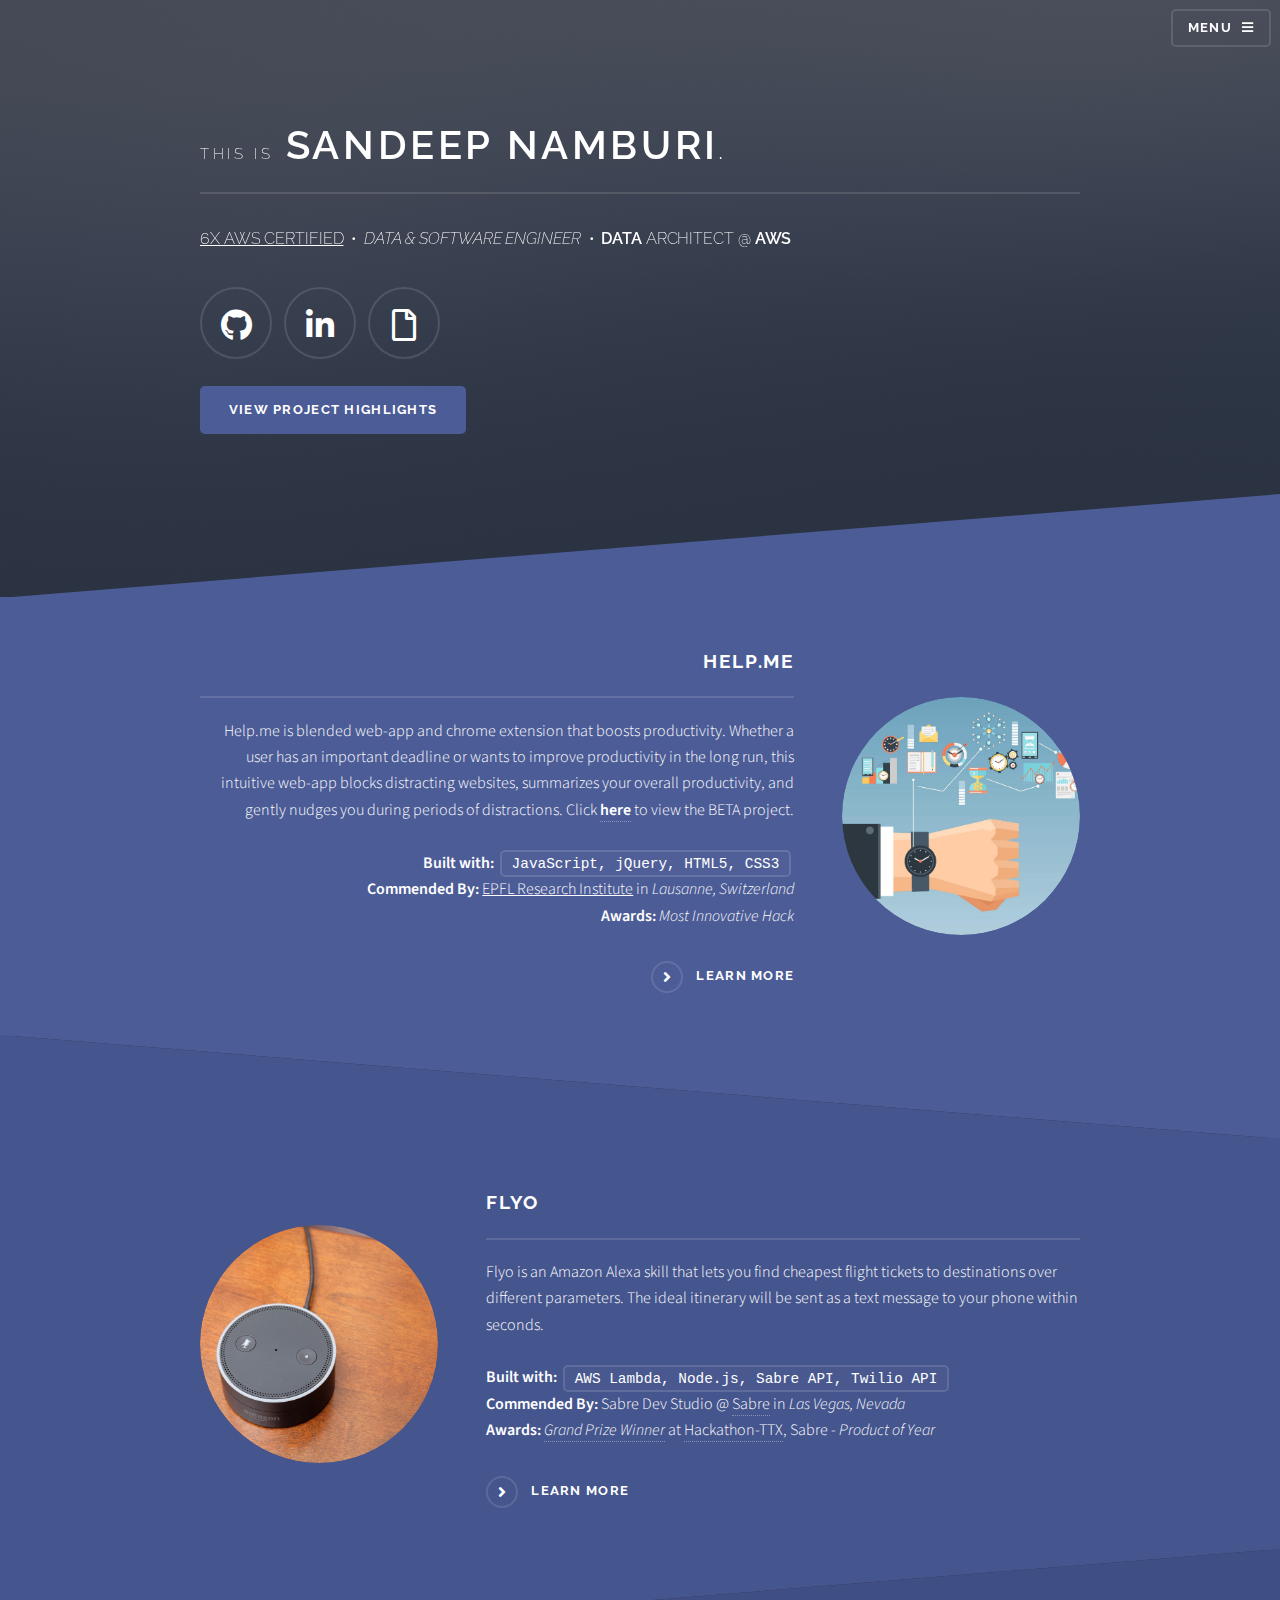
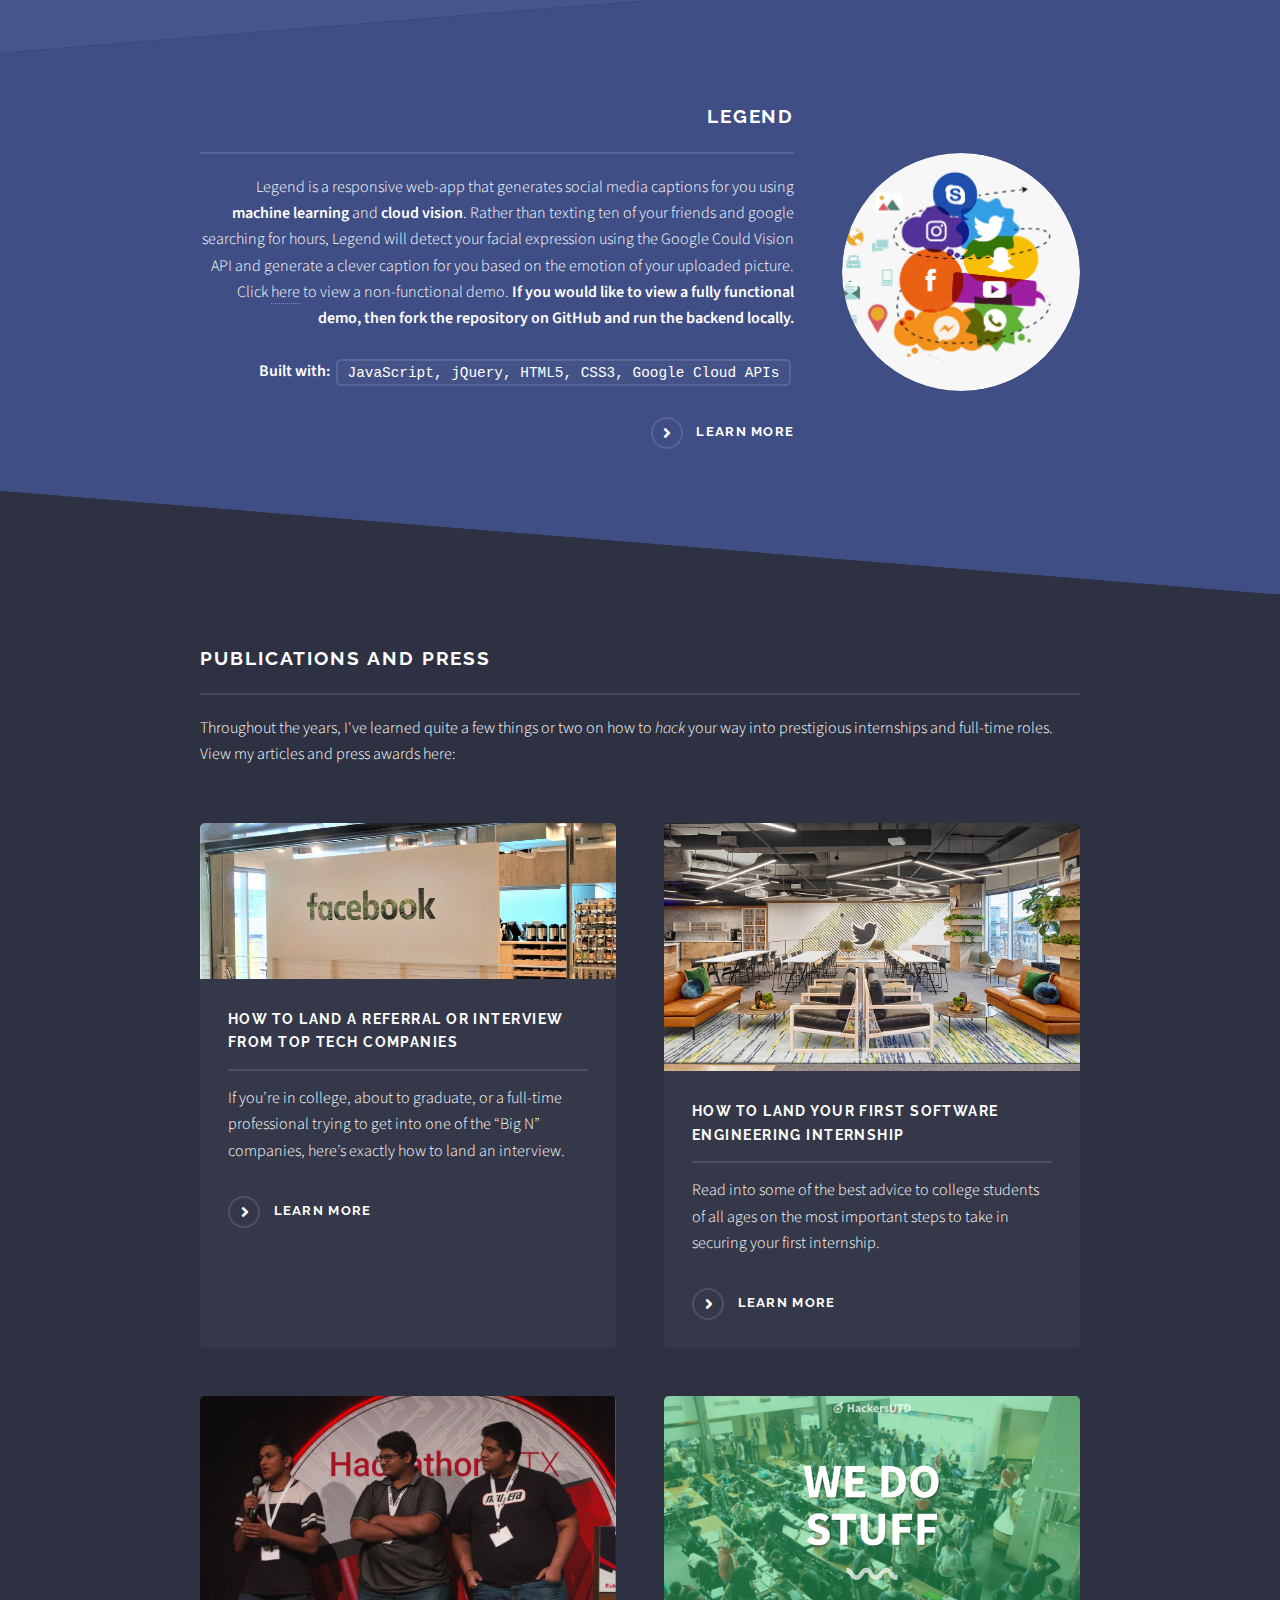
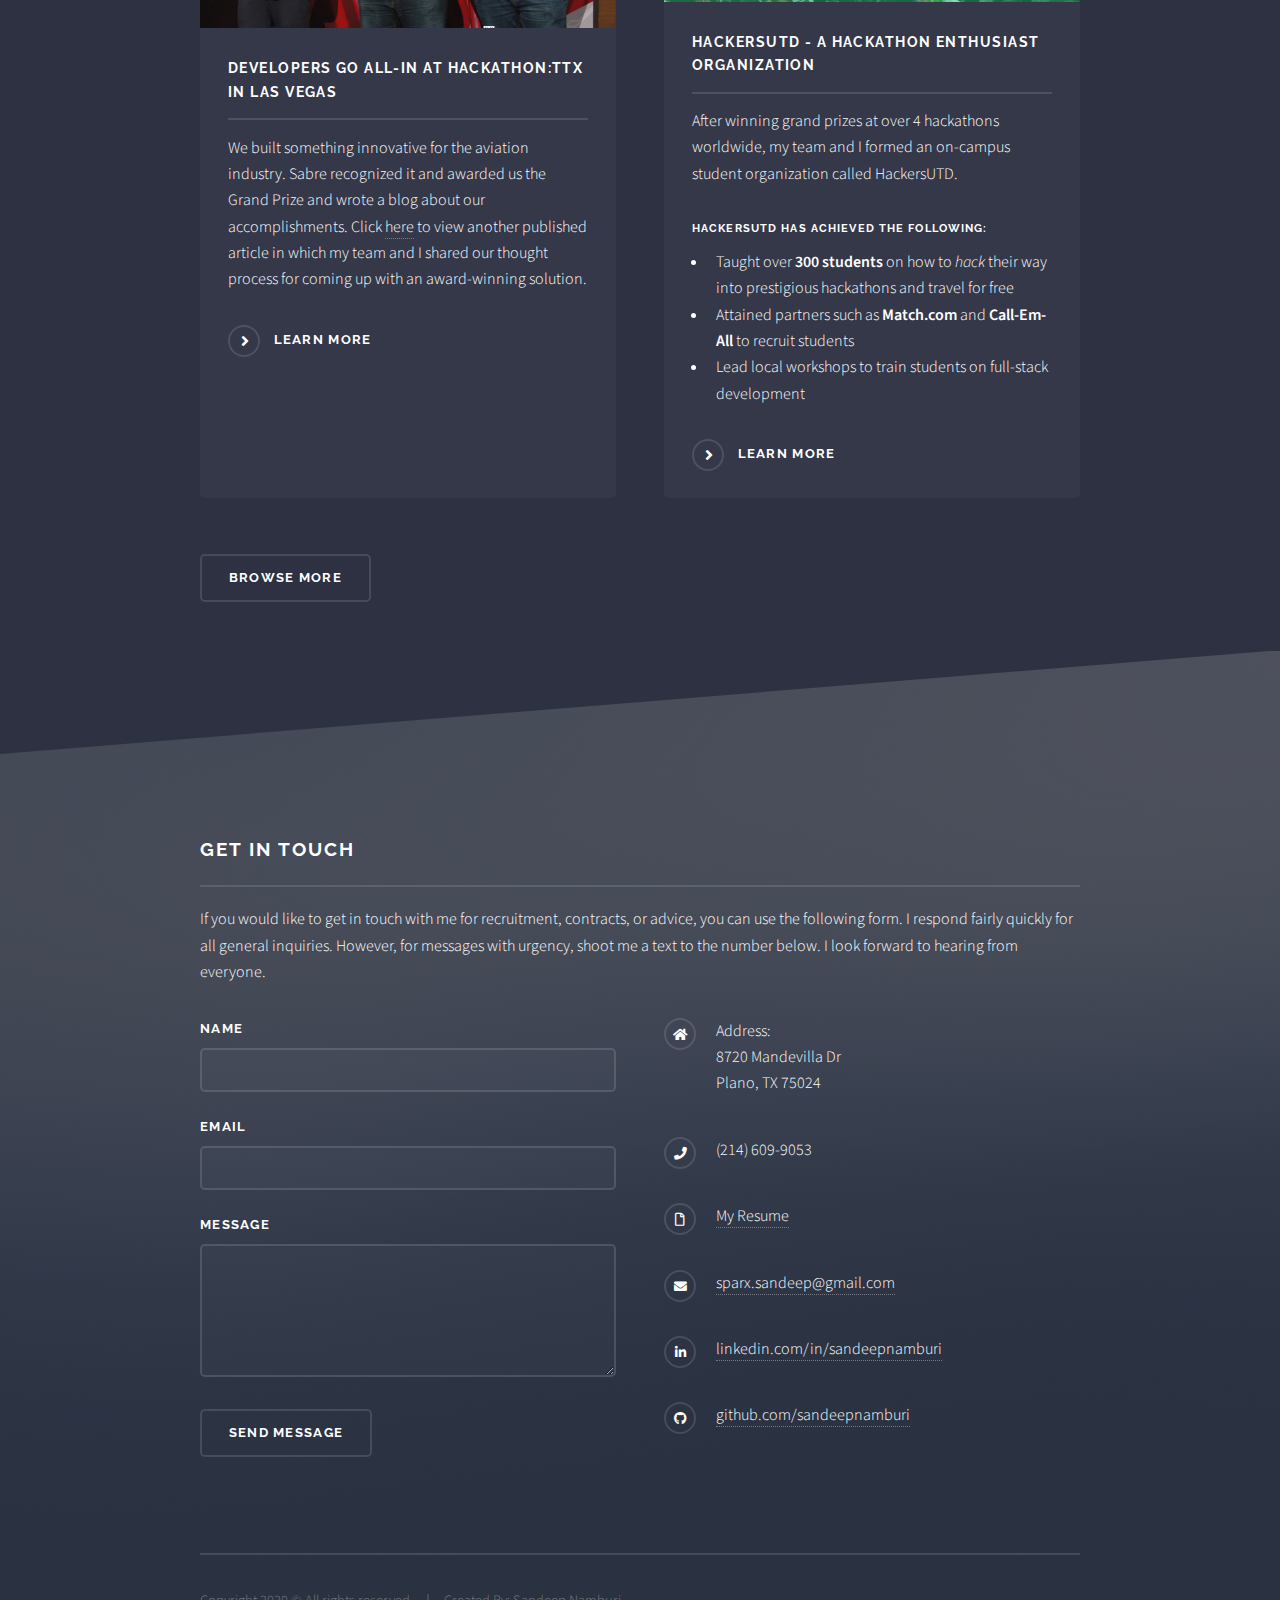
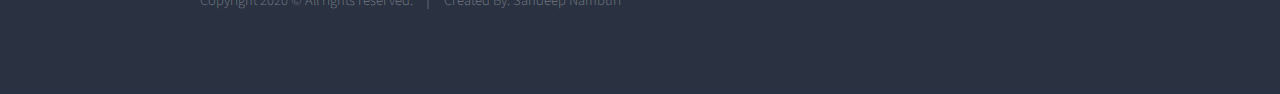
<file: index.html>
<!DOCTYPE HTML>
<html>
	<head>
		<title>Sandeep's Portfolio</title>
		<meta charset="utf-8" />
		<meta name="viewport" content="width=device-width, initial-scale=1, user-scalable=no" />
		<link rel="stylesheet" href="assets/css/main.css" />
		<noscript><link rel="stylesheet" href="assets/css/noscript.css" /></noscript>
	</head>
	<body class="is-preload">

		<!-- Page Wrapper -->
			<div id="page-wrapper">

				<!-- Header -->
					<header id="header" class="alt">
						<h1><a href="index.html">Sandeep's Portfolio</a></h1>
						<nav>
							<a href="#menu">Menu</a>
						</nav>
					</header>

				<!-- Menu -->
					<nav id="menu">
						<div class="inner">
							<h2>Menu</h2>
							<ul class="links">
								<li><a href="index.html">Home</a></li>
								<li><a href="blog.html">Blog Posts</a></li>
								<!-- <li><a href="elements.html">Elements</a></li> -->
							</ul>
							<a href="#" class="close">Close</a>
						</div>
					</nav>

				<!-- Banner -->
					<section id="banner">
						<div class="inner">
							<h2><span style="font-size:15px;">This is</span> <span style="font-size:40px;"><b>Sandeep Namburi</b></span><span style="font-size:15px;"><b>.</b></span></h2>
							<p style="letter-spacing:-.006em;"><u>6X AWS Certified</u> &nbsp;•&nbsp; <i>Data & Software Engineer</i> &nbsp;•&nbsp; <strong>Data</strong> Architect @ <strong>AWS</strong></p>
							<div class="logo">
								<a href="https://github.com/sandeepnamburi" class="icon fab fa-github" target="_blank"><span class="label">GitHub</span></a>
								&nbsp;&nbsp;
								<a href="https://www.linkedin.com/in/sandeepnamburi/" class="icon fab fa-linkedin-in" target="_blank"><span class="label">LinkedIn</span></a>
								&nbsp;&nbsp;
								<a href="assets/sandeep-namburi-resume.pdf" class="icon far fa-file" target="_blank"><span class="label">Resume</span></a>
								<br><br>
								<ul class="actions">
									<li><a href="#one" class="button primary">View Project Highlights</a></li>
								</ul>
							</div>
						</div>
					</section>

				<!-- Wrapper -->
					<section id="wrapper">

						<!-- One -->
							<section id="one" class="wrapper spotlight style1">
								<div class="inner">
									<a href="https://sandeepnamburi.github.io/help.me/" target="_blank" class="image"><img src="images/productivity2.jpg" alt="" /></a>
									<div class="content">
										<h2 class="major"><a href="https://sandeepnamburi.github.io/help.me/" target="_blank">Help.me</a></h2>
										<p>Help.me is blended web-app and chrome extension that boosts productivity.
										Whether a user has an important deadline or wants to improve productivity in the long run,
									this intuitive web-app blocks distracting websites, summarizes your overall productivity,
									and gently nudges you during periods of distractions. Click <strong><a href="https://sandeepnamburi.github.io/help.me/">here</a></strong> to view the BETA project.
								<br><br><strong>Built with: </strong><code>JavaScript, jQuery, HTML5, CSS3</code><br>
								<strong>Commended By: </strong><u>EPFL Research Institute</u> in <i>Lausanne, Switzerland</i><br>
								<strong>Awards: </strong><i>Most Innovative Hack</i><br></p>
								<a href="https://github.com/sandeepnamburi/help.me" target="_blank" class="special">Learn more</a>
									</div>
								</div>
							</section>

						<!-- Two -->
							<section id="two" class="wrapper alt spotlight style2">
								<div class="inner">
									<a href="https://www.sabre.com/insights/developers-go-all-in-at-hackathonttx-in-las-vegas/" class="image"><img src="images/alexa.jpg" alt="" /></a>
									<div class="content">
										<h2 class="major"><a href="https://devpost.com/software/flyo-3du7eq">Flyo</a></h2>
										<p>Flyo is an Amazon Alexa skill that lets you find cheapest flight tickets to
											destinations over different parameters. The ideal itinerary will be sent as a
											text message to your phone within seconds.
										<br><br><strong>Built with: </strong><code>AWS Lambda, Node.js, Sabre API, Twilio API</code><br>
										<strong>Commended By: </strong>Sabre Dev Studio @ <a href="https://www.sabre.com/" target="blank">Sabre</a> in <i>Las Vegas, Nevada</i><br>
										<strong>Awards: </strong><i><a href="https://twitter.com/Sabre_Corp/status/879163281495252992" target="_blank">Grand Prize Winner</a></i>
											 at <a href="https://www.youtube.com/watch?v=H4Q_SFl-RG4" target="blank">Hackathon-TTX</a>, Sabre - <i>Product of Year</i><br></p>
										<a href="https://devpost.com/software/flyo-3du7eq" class="special">Learn more</a>
									</div>
								</div>
							</section>

						<!-- Three -->
							<section id="three" class="wrapper spotlight style3">
								<div class="inner">
									<a href="https://sandeepnamburi.github.io/Legend/" class="image"><img src="images/legend7.png" alt="" /></a>
									<div class="content">
										<h2 class="major">Legend</h2>
										<p>Legend is a responsive web-app that generates social media captions
											for you using <strong>machine learning</strong> and <strong>cloud vision</strong>. Rather than texting ten of your friends and google searching for
											hours, Legend will detect your facial expression using the Google Could Vision API and generate a clever caption for you
											based on the emotion of your uploaded picture. Click <a href="https://sandeepnamburi.github.io/Legend/index.html" target="_blank">here</a>
											 to view a non-functional demo. <strong>If you would like to view a fully functional demo, then fork the repository on GitHub and run the backend locally.</strong>
											 <br><br><strong>Built with: </strong><code>JavaScript, jQuery, HTML5, CSS3, Google Cloud APIs</code><br></p>
										<a href="https://github.com/sandeepnamburi/Legend" class="special">Learn more</a>
									</div>
								</div>
							</section>

						<!-- Four -->
							<section id="four" class="wrapper alt style1">
								<div class="inner">
									<h2 class="major">Publications and Press</h2>
									<p>Throughout the years, I've learned quite a few things or two on how to <i>hack</i> your way into prestigious
									internships and full-time roles. View my articles and press awards here:</p>
									<section class="features">
										<article>
											<a href="https://medium.com/@sparx.sandeep/how-to-land-a-referral-or-interview-from-top-tech-companies-c25923d41e9a" target="_blank" class="image"><img src="images/facebook.png" alt="" /></a>
											<h3 class="major"><a href="https://medium.com/@sparx.sandeep/how-to-land-a-referral-or-interview-from-top-tech-companies-c25923d41e9a" target="_blank">How to Land a Referral or Interview from Top Tech Companies</a></h3>
											<p>If you’re in college, about to graduate, or a full-time professional trying to get into one of the “Big N” companies, here’s exactly how to land an interview.</p>
											<a href="https://medium.com/@sparx.sandeep/how-to-land-a-referral-or-interview-from-top-tech-companies-c25923d41e9a" target="_blank" class="special">Learn more</a>
										</article>
										<article>
											<a href="https://medium.com/@sparx.sandeep/how-to-land-your-first-software-engineering-internship-a0b3d1ffe48c" target="_blank" class="image"><img src="images/twitter.jpg" alt="" /></a>
											<h3 class="major"><a href="https://medium.com/@sparx.sandeep/how-to-land-your-first-software-engineering-internship-a0b3d1ffe48c" target="_blank">How to Land Your First Software Engineering Internship</a></h3>
											<p>Read into some of the best advice to college students of all ages on the most important steps to take in securing your first internship.</p>
											<a href="https://medium.com/@sparx.sandeep/how-to-land-your-first-software-engineering-internship-a0b3d1ffe48c" target="_blank" class="special">Learn more</a>
										</article>
										<article>
											<a href="https://www.sabre.com/insights/developers-go-all-in-at-hackathonttx-in-las-vegas/" target="_blank" class="image"><img src="images/hackathon.png" alt="" /></a>
											<h3 class="major"><a href="https://www.sabre.com/insights/developers-go-all-in-at-hackathonttx-in-las-vegas/">Developers go all-in at Hackathon:TTX in Las Vegas</a></h3>
											<p>We built something innovative for the aviation industry. Sabre recognized it and awarded us the Grand Prize and wrote a blog about our accomplishments. Click <a href="https://cs.utdallas.edu/2017-student-summer-computer-science-experiences/" target="_blank">here</a> to view another published article in which my team and I shared our thought process for coming up with an award-winning solution.</p>
											<a href="https://www.sabre.com/insights/developers-go-all-in-at-hackathonttx-in-las-vegas/" target="_blank" class="special">Learn more</a>
										</article>
										<article>
											<a href="http://hackersutd.com/" target="_blank" class="image"><img src="images/hackersutd.jpg" alt="" /></a>
											<h3 class="major"><a href="http://hackersutd.com/" target="_blank">HackersUTD - A Hackathon Enthusiast Organization</a></h3>
												<p>After winning grand prizes at over 4 hackathons worldwide, my team and I formed an on-campus student organization
													called HackersUTD.
													<h4>HackersUTD has achieved the following:</h4>
													<ul>
														<li>Taught over <strong>300 students</strong> on how to <i>hack</i> their way into prestigious hackathons and travel for free</li>
														<li>Attained partners such as <strong>Match.com</strong> and <strong>Call-Em-All</strong> to recruit students</li>
														<li>Lead local workshops to train students on full-stack development</li>
													</ul>
												</p>
											<a href="http://hackersutd.com/" target="_blank" class="special">Learn more</a>
										</article>
									</section>
									<ul class="actions">
										<li><a href="blog.html" class="button">Browse More</a></li>
									</ul>
								</div>
							</section>

					</section>

				<!-- Footer -->
					<section id="footer">
						<div class="inner">
							<h2 class="major">Get in touch</h2>
							<p>If you would like to get in touch with me for recruitment, contracts, or advice, you can use the following form.
							I respond fairly quickly for all general inquiries. However, for messages with urgency, shoot me a text to the number below.
						 I look forward to hearing from everyone.</p>
							<form id="my-form" action="https://formspree.io/myypdewo" method="POST">
								<div class="fields">
									<div class="field">
										<label for="name">Name</label>
										<input type="text" name="name" id="name" />
									</div>
									<div class="field">
										<label for="email">Email</label>
										<input type="email" name="email" id="email" />
									</div>
									<div class="field">
										<label for="message">Message</label>
										<textarea name="message" id="message" rows="4"></textarea>
									</div>
								</div>
								<ul class="actions">
									<li><input type="submit" id="my-form-button" value="Send Message"/></li>
								</ul>
								<p id="my-form-status"></p>
							</form>

							<ul class="contact">
								<li class="icon solid fa-home">
									Address:<br />
									8720 Mandevilla Dr<br />
									Plano, TX 75024
								</li>
								<li class="icon solid fa-phone">(214) 609-9053</li>
								<li class="icon fa-file"><a href="assets/sandeep-namburi-resume.pdf">My Resume</a></li>
								<li class="icon solid fa-envelope"><a href="mailto:sparx.sandeep@gmail.com?subject=Response+from+Personal+Portfolio&body=Let+get+a+coffee.+" target="_blank">sparx.sandeep@gmail.com</a></li>
								<li class="icon brands fa-linkedin-in"><a href="https://www.linkedin.com/in/sandeepnamburi/" target="_blank">linkedin.com/in/sandeepnamburi</a></li>
								<li class="icon brands fa-github"><a href="https://github.com/sandeepnamburi" target="_blank">github.com/sandeepnamburi</a></li>
							</ul>
							<ul class="copyright">
								<li>Copyright 2020 &copy; All rights reserved.</li><li>Created By: Sandeep Namburi</li>
							</ul>
						</div>
					</section>

			</div>

		<!-- Scripts -->
			<script src="assets/js/jquery.min.js"></script>
			<script src="assets/js/jquery.scrollex.min.js"></script>
			<script src="assets/js/browser.min.js"></script>
			<script src="assets/js/breakpoints.min.js"></script>
			<script src="assets/js/util.js"></script>
			<script src="assets/js/main.js"></script>

	</body>
</html>


<script>
  window.addEventListener("DOMContentLoaded", function() {

    // get the form elements defined in your form HTML above

    var form = document.getElementById("my-form");
    var button = document.getElementById("my-form-button");
    var status = document.getElementById("my-form-status");

    // Success and Error functions for after the form is submitted

    function success() {
      form.reset();
      button.style = "display: none ";
      status.innerHTML = "Your message has been sent successfully.";
    }

    function error() {
      status.innerHTML = "Oops! There was a problem. Try again.";
    }

    // handle the form submission event

    form.addEventListener("submit", function(ev) {
      ev.preventDefault();
      var data = new FormData(form);
      ajax(form.method, form.action, data, success, error);
    });
  });

  // helper function for sending an AJAX request

  function ajax(method, url, data, success, error) {
    var xhr = new XMLHttpRequest();
    xhr.open(method, url);
    xhr.setRequestHeader("Accept", "application/json");
    xhr.onreadystatechange = function() {
      if (xhr.readyState !== XMLHttpRequest.DONE) return;
      if (xhr.status === 200) {
        success(xhr.response, xhr.responseType);
      } else {
        error(xhr.status, xhr.response, xhr.responseType);
      }
    };
    xhr.send(data);
  }
</script>
</file>
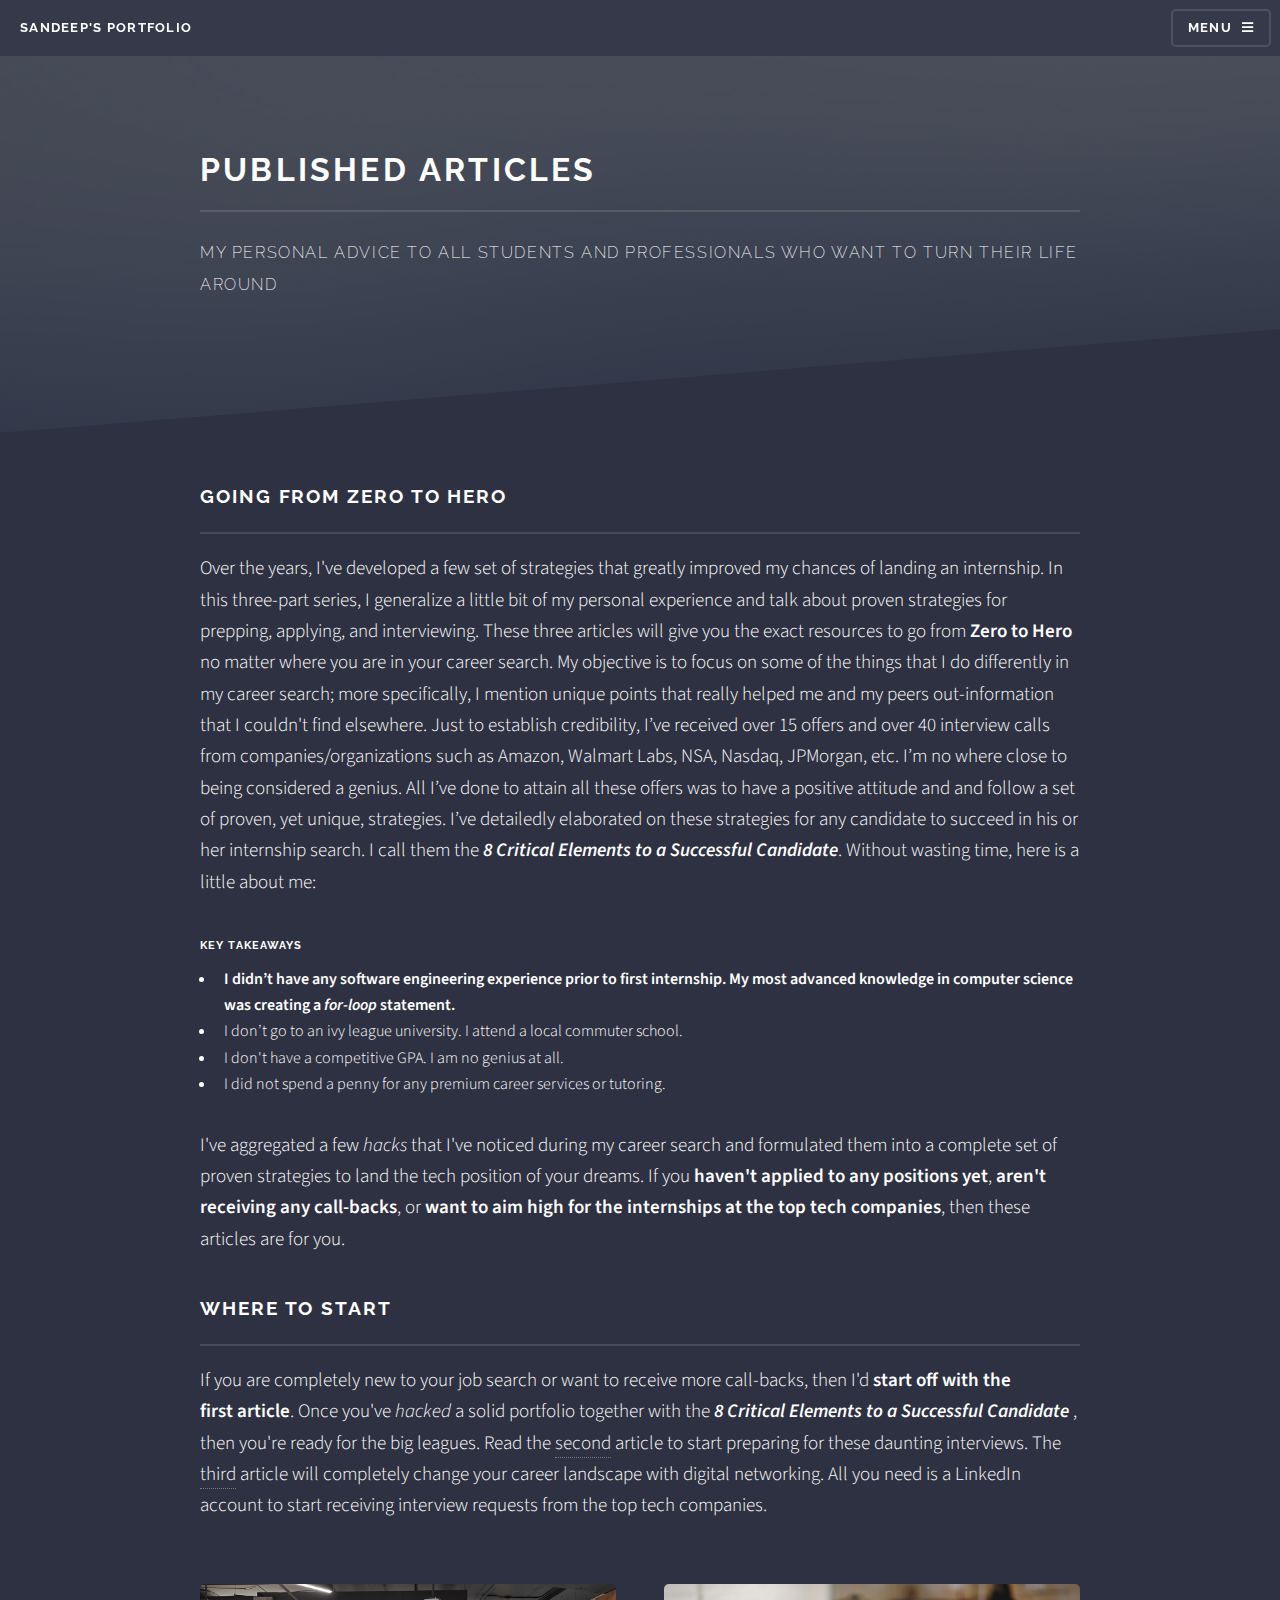
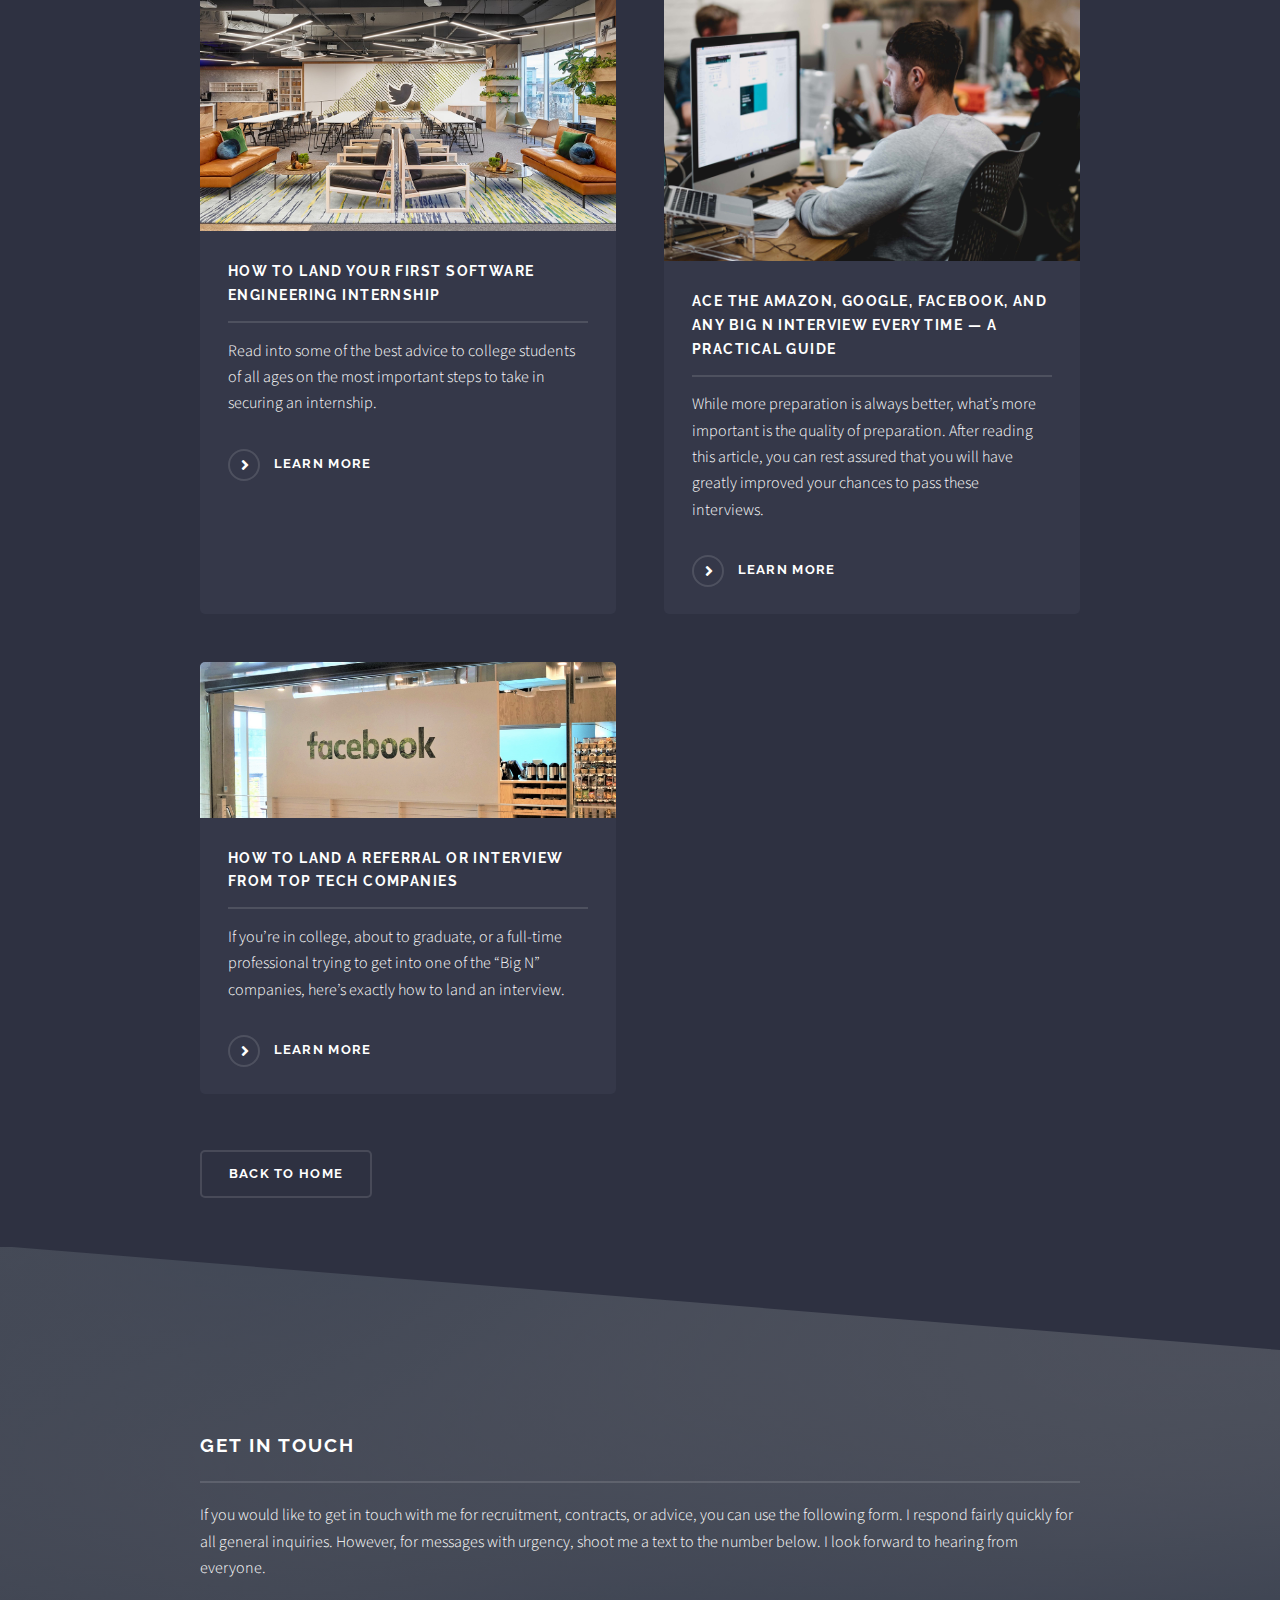
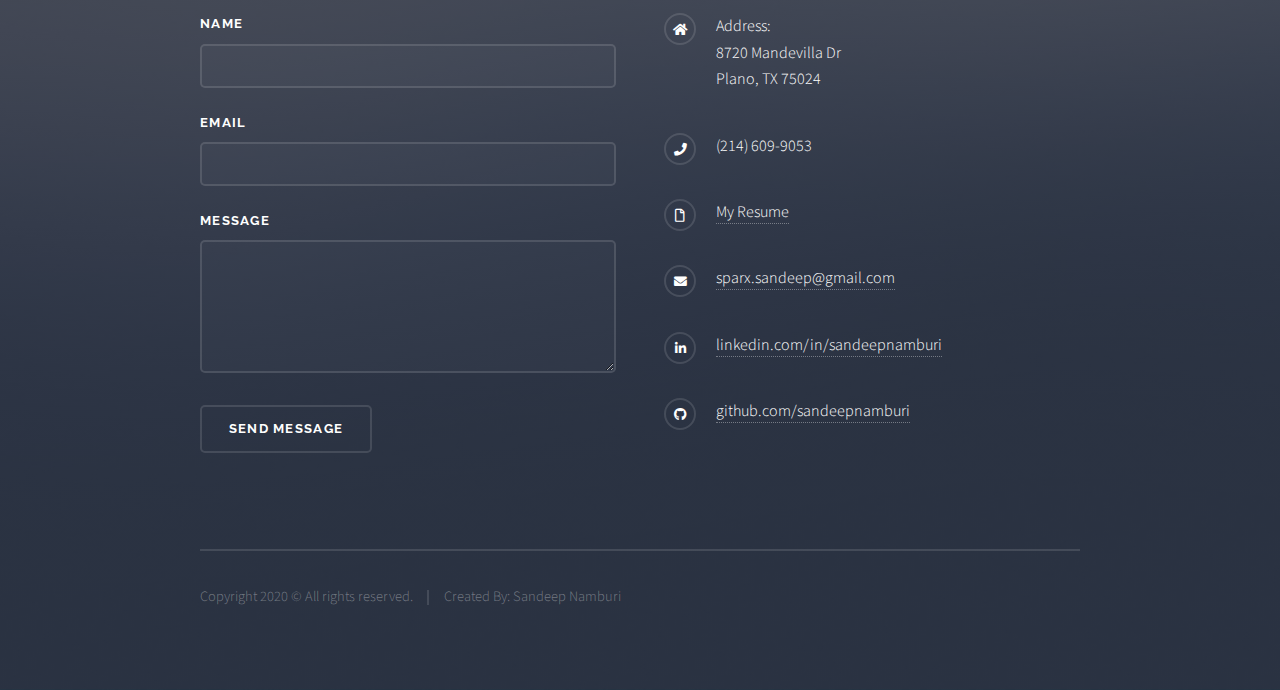
<file: blog.html>
<!DOCTYPE HTML>

<html>
	<head>
		<title>Sandeep's Portfolio</title>
		<meta charset="utf-8" />
		<meta name="viewport" content="width=device-width, initial-scale=1, user-scalable=no" />
		<link rel="stylesheet" href="assets/css/main.css" />
		<noscript><link rel="stylesheet" href="assets/css/noscript.css" /></noscript>
	</head>
	<body class="is-preload">

		<!-- Page Wrapper -->
			<div id="page-wrapper">

				<!-- Header -->
					<header id="header">
						<h1><a href="index.html">Sandeep's Portfolio</h1>
						<nav>
							<a href="#menu">Menu</a>
						</nav>
					</header>

					<!-- Menu -->
						<nav id="menu">
							<div class="inner">
								<h2>Menu</h2>
								<ul class="links">
									<li><a href="index.html">Home</a></li>
									<li><a href="generic.html">Blog Posts</a></li>
									<!-- <li><a href="elements.html">Elements</a></li> -->
								</ul>
								<a href="#" class="close">Close</a>
							</div>
						</nav>

				<!-- Wrapper -->
					<section id="wrapper">
						<header>
							<div class="inner">
								<h2>Published Articles</h2>
								<p>My personal advice to all students and professionals who want to turn their life around</p>
							</div>
						</header>

						<!-- Content -->
							<div class="wrapper">
								<div class="inner">

									<h2 class="major">Going from Zero to Hero</h2>
									<p style="font-size:19px;">Over the years, I've developed a few set of strategies that greatly improved my chances of landing an internship.
										In this three-part series, I generalize a little bit of my personal experience and talk about proven strategies for
										prepping, applying, and interviewing. These three articles will give you the exact resources to go from <strong>Zero to Hero</strong> no matter where you are in your career search. My objective is to focus on some of the things that I do differently in my
										career search; more specifically, I mention unique points that really helped me and my peers
										out-information that I couldn't find elsewhere. Just to establish credibility, I’ve received over 15 offers and over 40 interview calls from companies/organizations such as Amazon, Walmart Labs, NSA, Nasdaq, JPMorgan, etc. I’m no
										where close to being considered a genius. All I’ve done to attain all these offers was to have a
										positive attitude and and follow a set of proven, yet unique, strategies. I’ve detailedly elaborated
										on these strategies for any candidate to succeed in his or her internship search. I call them the
										<i><strong>8 Critical Elements to a Successful Candidate</strong></i>. Without wasting time, here is a little about me:</p>

										<h4>Key Takeaways</h4>
										<ul>
											<li><strong>I didn’t have any software engineering experience prior to first internship.
												My most advanced knowledge in computer science was creating a <i>for-loop</i> statement.</strong></li>
											<li>I don’t go to an ivy league university. I attend a local commuter school.</li>
											<li>I don't have a competitive GPA. I am no genius at all.</li>
											<li>I did not spend a penny for any premium career services or tutoring.</li>
										</ul>
									<p style="font-size:19px;">I've aggregated a few <i>hacks</i> that I've noticed during my career search and formulated them into a complete set of proven
										strategies to land the tech position of your dreams. If you <strong>haven't applied to any positions yet</strong>, <strong>aren't receiving any call-backs</strong>, or <strong>want to aim high for the internships
										at the top tech companies</strong>, then these articles are for you.</p>

									<h2 class="major">Where to Start</h2>
									<p style="font-size:19px;">If you are completely new to your job search or want to receive more call-backs, then I'd <strong>start off with the <a href="https://medium.com/@sparx.sandeep/how-to-land-your-first-software-engineering-internship-a0b3d1ffe48c" target="_blank" class="image">first article</a></strong>. Once you've <i>hacked</i> a solid portfolio together
										with the <i><strong>8 Critical Elements to a Successful Candidate</strong></i>
									, then you're ready for the big leagues. Read the <a href="https://medium.com/@sparx.sandeep/ace-the-amazon-google-facebook-and-any-big-n-interview-every-time-a-practical-guide-7e8bd5dcde53" target="_blank">second</a>
									 article to start preparing for these daunting interviews. The <a href="https://medium.com/@sparx.sandeep/how-to-land-a-referral-or-interview-from-top-tech-companies-c25923d41e9a" target="_blank">third</a>
									  article will completely change your career landscape with digital networking. All you need is a LinkedIn account to start receiving interview requests from the top tech companies.</p>

									<section class="features">
										<article>
											<a href="https://medium.com/@sparx.sandeep/how-to-land-your-first-software-engineering-internship-a0b3d1ffe48c" target="_blank" class="image"><img src="images/twitter.jpg" alt="" /></a>
											<h3 class="major">How to Land Your First Software Engineering Internship</h3>
											<p>Read into some of the best advice to college students of all ages on the most important steps to take in securing an internship.</p>
											<a href="https://medium.com/@sparx.sandeep/how-to-land-your-first-software-engineering-internship-a0b3d1ffe48c" target="_blank" class="special">Learn more</a>
										</article>
										<article>
											<a href="https://medium.com/@sparx.sandeep/ace-the-amazon-google-facebook-and-any-big-n-interview-every-time-a-practical-guide-7e8bd5dcde53" target="_blank" class="image"><img src="images/bign.jpg" alt="" /></a>
											<h3 class="major">Ace the Amazon, Google, Facebook, and any Big N Interview Every Time — A Practical Guide</h3>
											<p>While more preparation is always better, what’s more important is the quality of preparation. After reading this article, you can rest assured that you will have greatly improved your chances to pass these interviews.</p>
											<a href="https://medium.com/@sparx.sandeep/ace-the-amazon-google-facebook-and-any-big-n-interview-every-time-a-practical-guide-7e8bd5dcde53" target="_blank" class="special">Learn more</a>
										</article>
										<article>
											<a href="https://medium.com/@sparx.sandeep/how-to-land-a-referral-or-interview-from-top-tech-companies-c25923d41e9a" target="_blank" class="image"><img src="images/facebook.png" alt="" /></a>
											<h3 class="major">How to Land a Referral or Interview from Top Tech Companies</h3>
											<p>If you’re in college, about to graduate, or a full-time professional trying to get into one of the “Big N” companies, here’s exactly how to land an interview.</p>
											<a href="https://medium.com/@sparx.sandeep/how-to-land-a-referral-or-interview-from-top-tech-companies-c25923d41e9a" target="_blank" class="special">Learn more</a>
										</article>
								</section>
								<ul class="actions">
									<li><a href="index.html" class="button">Back to Home</a></li>
								</ul>
								</div>
							</div>

					</section>

					<!-- Footer -->
						<section id="footer">
							<div class="inner">
								<h2 class="major">Get in touch</h2>
								<p>If you would like to get in touch with me for recruitment, contracts, or advice, you can use the following form.
								I respond fairly quickly for all general inquiries. However, for messages with urgency, shoot me a text to the number below.
							 I look forward to hearing from everyone.</p>
								<form id="my-form" action="https://formspree.io/myypdewo" method="POST">
									<div class="fields">
										<div class="field">
											<label for="name">Name</label>
											<input type="text" name="name" id="name" />
										</div>
										<div class="field">
											<label for="email">Email</label>
											<input type="email" name="email" id="email" />
										</div>
										<div class="field">
											<label for="message">Message</label>
											<textarea name="message" id="message" rows="4"></textarea>
										</div>
									</div>
									<ul class="actions">
										<li><input type="submit" id="my-form-button" value="Send Message"/></li>
									</ul>
									<p id="my-form-status"></p>
								</form>

								<ul class="contact">
									<li class="icon solid fa-home">
										Address:<br />
										8720 Mandevilla Dr<br />
										Plano, TX 75024
									</li>
									<li class="icon solid fa-phone">(214) 609-9053</li>
									<li class="icon fa-file"><a href="assets/sandeep-namburi-resume.pdf">My Resume</a></li>
									<li class="icon solid fa-envelope"><a href="mailto:sparx.sandeep@gmail.com?subject=Response+from+Personal+Portfolio&body=Let+get+a+coffee.+" target="_blank">sparx.sandeep@gmail.com</a></li>
									<li class="icon brands fa-linkedin-in"><a href="https://www.linkedin.com/in/sandeepnamburi/" target="_blank">linkedin.com/in/sandeepnamburi</a></li>
									<li class="icon brands fa-github"><a href="https://github.com/sandeepnamburi" target="_blank">github.com/sandeepnamburi</a></li>
								</ul>
								<ul class="copyright">
									<li>Copyright 2020 &copy; All rights reserved.</li><li>Created By: Sandeep Namburi</li>
								</ul>
							</div>
						</section>

				</div>

			<!-- Scripts -->
				<script src="assets/js/jquery.min.js"></script>
				<script src="assets/js/jquery.scrollex.min.js"></script>
				<script src="assets/js/browser.min.js"></script>
				<script src="assets/js/breakpoints.min.js"></script>
				<script src="assets/js/util.js"></script>
				<script src="assets/js/main.js"></script>

		</body>
	</html>


	<script>
	  window.addEventListener("DOMContentLoaded", function() {

	    // get the form elements defined in your form HTML above

	    var form = document.getElementById("my-form");
	    var button = document.getElementById("my-form-button");
	    var status = document.getElementById("my-form-status");

	    // Success and Error functions for after the form is submitted

	    function success() {
	      form.reset();
	      button.style = "display: none ";
	      status.innerHTML = "Your message has been sent successfully. Expect a reply within 1-2 days.";
	    }

	    function error() {
	      status.innerHTML = "Oops! There was a problem. Try again.";
	    }

	    // handle the form submission event

	    form.addEventListener("submit", function(ev) {
	      ev.preventDefault();
	      var data = new FormData(form);
	      ajax(form.method, form.action, data, success, error);
	    });
	  });

	  // helper function for sending an AJAX request

	  function ajax(method, url, data, success, error) {
	    var xhr = new XMLHttpRequest();
	    xhr.open(method, url);
	    xhr.setRequestHeader("Accept", "application/json");
	    xhr.onreadystatechange = function() {
	      if (xhr.readyState !== XMLHttpRequest.DONE) return;
	      if (xhr.status === 200) {
	        success(xhr.response, xhr.responseType);
	      } else {
	        error(xhr.status, xhr.response, xhr.responseType);
	      }
	    };
	    xhr.send(data);
	  }
	</script>
</file>
<file: assets/css/noscript.css>
/*
	Solid State by HTML5 UP
	html5up.net | @ajlkn
	Free for personal and commercial use under the CCA 3.0 license (html5up.net/license)
*/

/* Banner */

	body.is-preload #banner .logo {
		-moz-transform: none;
		-webkit-transform: none;
		-ms-transform: none;
		transform: none;
		opacity: 1;
	}

	body.is-preload #banner h2 {
		opacity: 1;
		-moz-transform: none;
		-webkit-transform: none;
		-ms-transform: none;
		transform: none;
		-moz-filter: none;
		-webkit-filter: none;
		-ms-filter: none;
		filter: none;
	}

	body.is-preload #banner p {
		opacity: 01;
		-moz-transform: none;
		-webkit-transform: none;
		-ms-transform: none;
		transform: none;
		-moz-filter: none;
		-webkit-filter: none;
		-ms-filter: none;
		filter: none;
	}
</file>
<file: assets/css/main.css>
@import url(fontawesome-all.min.css);
@import url("https://fonts.googleapis.com/css?family=Raleway:200,700|Source+Sans+Pro:300,600,300italic,600italic");

html, body, div, span, applet, object,
iframe, h1, h2, h3, h4, h5, h6, p, blockquote,
pre, a, abbr, acronym, address, big, cite,
code, del, dfn, em, img, ins, kbd, q, s, samp,
small, strike, strong, sub, sup, tt, var, b,
u, i, center, dl, dt, dd, ol, ul, li, fieldset,
form, label, legend, table, caption, tbody,
tfoot, thead, tr, th, td, article, aside,
canvas, details, embed, figure, figcaption,
footer, header, hgroup, menu, nav, output, ruby,
section, summary, time, mark, audio, video {
	margin: 0;
	padding: 0;
	border: 0;
	font-size: 100%;
	font: inherit;
	scroll-behavior: smooth;
	vertical-align: baseline;}

article, aside, details, figcaption, figure,
footer, header, hgroup, menu, nav, section {
	display: block;}

body {
	line-height: 1;
}

ol, ul {
	list-style: none;
}

blockquote, q {
	quotes: none;
}

	blockquote:before, blockquote:after, q:before, q:after {
		content: '';
		content: none;
	}

table {
	border-collapse: collapse;
	border-spacing: 0;
}

body {
	-webkit-text-size-adjust: none;
}

mark {
	background-color: transparent;
	color: inherit;
}

input::-moz-focus-inner {
	border: 0;
	padding: 0;
}

input, select, textarea {
	-moz-appearance: none;
	-webkit-appearance: none;
	-ms-appearance: none;
	appearance: none;
}

/* Basic */

	@-ms-viewport {
		width: device-width;
	}

	body {
		-ms-overflow-style: scrollbar;
	}

	@media screen and (max-width: 480px) {

		html, body {
			min-width: 320px;
		}

	}

	html {
		box-sizing: border-box;
	}

	*, *:before, *:after {
		box-sizing: inherit;
	}

	body {
		background-color: #2e3141;
		background-image: linear-gradient(to top, rgba(46, 49, 65, 0.8), rgba(46, 49, 65, 0.8)), url("../../images/bg.jpg");
		background-size: auto, cover;
		background-attachment: fixed, fixed;
		background-position: center, center;
	}

		body.is-preload *, body.is-preload *:before, body.is-preload *:after {
			-moz-animation: none !important;
			-webkit-animation: none !important;
			-ms-animation: none !important;
			animation: none !important;
			-moz-transition: none !important;
			-webkit-transition: none !important;
			-ms-transition: none !important;
			transition: none !important;
		}

/* Type */

	body, input, select, textarea {
		color: #ffffff;
		font-family: "Source Sans Pro", Helvetica, sans-serif;
		font-size: 16.5pt;
		font-weight: 300;
		line-height: 1.65;
	}

		@media screen and (max-width: 1680px) {

			body, input, select, textarea {
				font-size: 13pt;
			}

		}

		@media screen and (max-width: 1280px) {

			body, input, select, textarea {
				font-size: 12pt;
			}

		}

		@media screen and (max-width: 980px) {

			body, input, select, textarea {
				font-size: 12pt;
			}

		}

		@media screen and (max-width: 736px) {

			body, input, select, textarea {
				font-size: 12pt;
			}

		}

		@media screen and (max-width: 480px) {

			body, input, select, textarea {
				font-size: 12pt;
			}

		}

	a {
		-moz-transition: color 0.2s ease-in-out, border-bottom-color 0.2s ease-in-out;
		-webkit-transition: color 0.2s ease-in-out, border-bottom-color 0.2s ease-in-out;
		-ms-transition: color 0.2s ease-in-out, border-bottom-color 0.2s ease-in-out;
		transition: color 0.2s ease-in-out, border-bottom-color 0.2s ease-in-out;
		border-bottom: dotted 1px rgba(255, 255, 255, 0.35);
		color: #ffffff;
		text-decoration: none;
	}

		a:hover {
			border-bottom-color: transparent;
			color: #ffffff !important;
		}

		a.special:not(.button) {
			text-decoration: none;
			border-bottom: 0;
			display: block;
			font-family: Raleway, Helvetica, sans-serif;
			font-size: 0.8em;
			font-weight: 700;
			letter-spacing: 0.1em;
			margin: 0 0 2em 0;
			text-transform: uppercase;
		}

			a.special:not(.button):before {
				-moz-osx-font-smoothing: grayscale;
				-webkit-font-smoothing: antialiased;
				display: inline-block;
				font-style: normal;
				font-variant: normal;
				text-rendering: auto;
				line-height: 1;
				text-transform: none !important;
				font-family: 'Font Awesome 5 Free';
				font-weight: 900;
			}

			a.special:not(.button):before {
				-moz-transition: background-color 0.2s ease-in-out;
				-webkit-transition: background-color 0.2s ease-in-out;
				-ms-transition: background-color 0.2s ease-in-out;
				transition: background-color 0.2s ease-in-out;
				border-radius: 100%;
				border: solid 2px rgba(255, 255, 255, 0.125);
				content: '\f105';
				display: inline-block;
				font-size: 1.25em;
				height: 2em;
				line-height: 1.75em;
				margin-right: 0.85em;
				text-align: center;
				text-indent: 0.15em;
				vertical-align: middle;
				width: 2em;
			}

			a.special:not(.button):hover:before {
				background-color: rgba(255, 255, 255, 0.025);
			}

			a.special:not(.button):active:before {
				background-color: rgba(255, 255, 255, 0.075);
			}

	strong, b {
		color: #ffffff;
		font-weight: 600;
	}

	em, i {
		font-style: italic;
	}

	p {
		margin: 0 0 2em 0;
	}

	h1, h2, h3, h4, h5, h6 {
		color: #ffffff;
		font-family: Raleway, Helvetica, sans-serif;
		font-weight: 700;
		letter-spacing: 0.1em;
		margin: 0 0 1em 0;
		text-transform: uppercase;
	}

		h1 a, h2 a, h3 a, h4 a, h5 a, h6 a {
			color: inherit;
			text-decoration: none;
			border-bottom: 0;
		}

		h1 span, h2 span, h3 span, h4 span, h5 span, h6 span {
			font-weight: 200;
		}

		h1.major, h2.major, h3.major, h4.major, h5.major, h6.major {
			padding-bottom: 1em;
			border-bottom: solid 2px rgba(255, 255, 255, 0.125);
		}

	h2 {
		font-size: 1.2em;
	}

	h3 {
		font-size: 0.9em;
	}

	h4 {
		font-size: 0.7em;
	}

	h5 {
		font-size: 0.7em;
	}

	h6 {
		font-size: 0.7em;
	}

	@media screen and (max-width: 736px) {

		h2 {
			font-size: 1em;
		}

		h3 {
			font-size: 0.8em;
		}

	}

	sub {
		font-size: 0.8em;
		position: relative;
		top: 0.5em;
	}

	sup {
		font-size: 0.8em;
		position: relative;
		top: -0.5em;
	}

	blockquote {
		border-left: solid 4px rgba(255, 255, 255, 0.125);
		font-style: italic;
		margin: 0 0 2em 0;
		padding: 0.5em 0 0.5em 2em;
	}

	code {
		background: rgba(255, 255, 255, 0.025);
		border-radius: 5px;
		border: solid 2px rgba(255, 255, 255, 0.125);
		font-family: "Courier New", monospace;
		font-size: 0.9em;
		margin: 0 0.25em;
		padding: 0.25em 0.65em;
	}

	pre {
		-webkit-overflow-scrolling: touch;
		font-family: "Courier New", monospace;
		font-size: 0.9em;
		margin: 0 0 2em 0;
	}

		pre code {
			display: block;
			line-height: 1.75em;
			padding: 1em 1.5em;
			overflow-x: auto;
		}

	hr {
		border: 0;
		border-bottom: solid 2px rgba(255, 255, 255, 0.125);
		margin: 2.5em 0;
	}

		hr.major {
			margin: 4em 0;
		}

	.align-left {
		text-align: left;
	}

	.align-center {
		text-align: center;
	}

	.align-right {
		text-align: right;
	}

/* Row */

	.row {
		display: flex;
		flex-wrap: wrap;
		box-sizing: border-box;
		align-items: stretch;
	}

		.row > * {
			box-sizing: border-box;
		}

		.row.gtr-uniform > * > :last-child {
			margin-bottom: 0;
		}

		.row.aln-left {
			justify-content: flex-start;
		}

		.row.aln-center {
			justify-content: center;
		}

		.row.aln-right {
			justify-content: flex-end;
		}

		.row.aln-top {
			align-items: flex-start;
		}

		.row.aln-middle {
			align-items: center;
		}

		.row.aln-bottom {
			align-items: flex-end;
		}

		.row > .imp {
			order: -1;
		}

		.row > .col-1 {
			width: 8.33333%;
		}

		.row > .off-1 {
			margin-left: 8.33333%;
		}

		.row > .col-2 {
			width: 16.66667%;
		}

		.row > .off-2 {
			margin-left: 16.66667%;
		}

		.row > .col-3 {
			width: 25%;
		}

		.row > .off-3 {
			margin-left: 25%;
		}

		.row > .col-4 {
			width: 33.33333%;
		}

		.row > .off-4 {
			margin-left: 33.33333%;
		}

		.row > .col-5 {
			width: 41.66667%;
		}

		.row > .off-5 {
			margin-left: 41.66667%;
		}

		.row > .col-6 {
			width: 50%;
		}

		.row > .off-6 {
			margin-left: 50%;
		}

		.row > .col-7 {
			width: 58.33333%;
		}

		.row > .off-7 {
			margin-left: 58.33333%;
		}

		.row > .col-8 {
			width: 66.66667%;
		}

		.row > .off-8 {
			margin-left: 66.66667%;
		}

		.row > .col-9 {
			width: 75%;
		}

		.row > .off-9 {
			margin-left: 75%;
		}

		.row > .col-10 {
			width: 83.33333%;
		}

		.row > .off-10 {
			margin-left: 83.33333%;
		}

		.row > .col-11 {
			width: 91.66667%;
		}

		.row > .off-11 {
			margin-left: 91.66667%;
		}

		.row > .col-12 {
			width: 100%;
		}

		.row > .off-12 {
			margin-left: 100%;
		}

		.row.gtr-0 {
			margin-top: 0;
			margin-left: 0em;
		}

			.row.gtr-0 > * {
				padding: 0 0 0 0em;
			}

			.row.gtr-0.gtr-uniform {
				margin-top: 0em;
			}

				.row.gtr-0.gtr-uniform > * {
					padding-top: 0em;
				}

		.row.gtr-25 {
			margin-top: 0;
			margin-left: -0.4375em;
		}

			.row.gtr-25 > * {
				padding: 0 0 0 0.4375em;
			}

			.row.gtr-25.gtr-uniform {
				margin-top: -0.4375em;
			}

				.row.gtr-25.gtr-uniform > * {
					padding-top: 0.4375em;
				}

		.row.gtr-50 {
			margin-top: 0;
			margin-left: -0.875em;
		}

			.row.gtr-50 > * {
				padding: 0 0 0 0.875em;
			}

			.row.gtr-50.gtr-uniform {
				margin-top: -0.875em;
			}

				.row.gtr-50.gtr-uniform > * {
					padding-top: 0.875em;
				}

		.row {
			margin-top: 0;
			margin-left: -1.75em;
		}

			.row > * {
				padding: 0 0 0 1.75em;
			}

			.row.gtr-uniform {
				margin-top: -1.75em;
			}

				.row.gtr-uniform > * {
					padding-top: 1.75em;
				}

		.row.gtr-150 {
			margin-top: 0;
			margin-left: -2.625em;
		}

			.row.gtr-150 > * {
				padding: 0 0 0 2.625em;
			}

			.row.gtr-150.gtr-uniform {
				margin-top: -2.625em;
			}

				.row.gtr-150.gtr-uniform > * {
					padding-top: 2.625em;
				}

		.row.gtr-200 {
			margin-top: 0;
			margin-left: -3.5em;
		}

			.row.gtr-200 > * {
				padding: 0 0 0 3.5em;
			}

			.row.gtr-200.gtr-uniform {
				margin-top: -3.5em;
			}

				.row.gtr-200.gtr-uniform > * {
					padding-top: 3.5em;
				}

		@media screen and (max-width: 1680px) {

			.row {
				display: flex;
				flex-wrap: wrap;
				box-sizing: border-box;
				align-items: stretch;
			}

				.row > * {
					box-sizing: border-box;
				}

				.row.gtr-uniform > * > :last-child {
					margin-bottom: 0;
				}

				.row.aln-left {
					justify-content: flex-start;
				}

				.row.aln-center {
					justify-content: center;
				}

				.row.aln-right {
					justify-content: flex-end;
				}

				.row.aln-top {
					align-items: flex-start;
				}

				.row.aln-middle {
					align-items: center;
				}

				.row.aln-bottom {
					align-items: flex-end;
				}

				.row > .imp-xlarge {
					order: -1;
				}

				.row > .col-1-xlarge {
					width: 8.33333%;
				}

				.row > .off-1-xlarge {
					margin-left: 8.33333%;
				}

				.row > .col-2-xlarge {
					width: 16.66667%;
				}

				.row > .off-2-xlarge {
					margin-left: 16.66667%;
				}

				.row > .col-3-xlarge {
					width: 25%;
				}

				.row > .off-3-xlarge {
					margin-left: 25%;
				}

				.row > .col-4-xlarge {
					width: 33.33333%;
				}

				.row > .off-4-xlarge {
					margin-left: 33.33333%;
				}

				.row > .col-5-xlarge {
					width: 41.66667%;
				}

				.row > .off-5-xlarge {
					margin-left: 41.66667%;
				}

				.row > .col-6-xlarge {
					width: 50%;
				}

				.row > .off-6-xlarge {
					margin-left: 50%;
				}

				.row > .col-7-xlarge {
					width: 58.33333%;
				}

				.row > .off-7-xlarge {
					margin-left: 58.33333%;
				}

				.row > .col-8-xlarge {
					width: 66.66667%;
				}

				.row > .off-8-xlarge {
					margin-left: 66.66667%;
				}

				.row > .col-9-xlarge {
					width: 75%;
				}

				.row > .off-9-xlarge {
					margin-left: 75%;
				}

				.row > .col-10-xlarge {
					width: 83.33333%;
				}

				.row > .off-10-xlarge {
					margin-left: 83.33333%;
				}

				.row > .col-11-xlarge {
					width: 91.66667%;
				}

				.row > .off-11-xlarge {
					margin-left: 91.66667%;
				}

				.row > .col-12-xlarge {
					width: 100%;
				}

				.row > .off-12-xlarge {
					margin-left: 100%;
				}

				.row.gtr-0 {
					margin-top: 0;
					margin-left: 0em;
				}

					.row.gtr-0 > * {
						padding: 0 0 0 0em;
					}

					.row.gtr-0.gtr-uniform {
						margin-top: 0em;
					}

						.row.gtr-0.gtr-uniform > * {
							padding-top: 0em;
						}

				.row.gtr-25 {
					margin-top: 0;
					margin-left: -0.4375em;
				}

					.row.gtr-25 > * {
						padding: 0 0 0 0.4375em;
					}

					.row.gtr-25.gtr-uniform {
						margin-top: -0.4375em;
					}

						.row.gtr-25.gtr-uniform > * {
							padding-top: 0.4375em;
						}

				.row.gtr-50 {
					margin-top: 0;
					margin-left: -0.875em;
				}

					.row.gtr-50 > * {
						padding: 0 0 0 0.875em;
					}

					.row.gtr-50.gtr-uniform {
						margin-top: -0.875em;
					}

						.row.gtr-50.gtr-uniform > * {
							padding-top: 0.875em;
						}

				.row {
					margin-top: 0;
					margin-left: -1.75em;
				}

					.row > * {
						padding: 0 0 0 1.75em;
					}

					.row.gtr-uniform {
						margin-top: -1.75em;
					}

						.row.gtr-uniform > * {
							padding-top: 1.75em;
						}

				.row.gtr-150 {
					margin-top: 0;
					margin-left: -2.625em;
				}

					.row.gtr-150 > * {
						padding: 0 0 0 2.625em;
					}

					.row.gtr-150.gtr-uniform {
						margin-top: -2.625em;
					}

						.row.gtr-150.gtr-uniform > * {
							padding-top: 2.625em;
						}

				.row.gtr-200 {
					margin-top: 0;
					margin-left: -3.5em;
				}

					.row.gtr-200 > * {
						padding: 0 0 0 3.5em;
					}

					.row.gtr-200.gtr-uniform {
						margin-top: -3.5em;
					}

						.row.gtr-200.gtr-uniform > * {
							padding-top: 3.5em;
						}

		}

		@media screen and (max-width: 1280px) {

			.row {
				display: flex;
				flex-wrap: wrap;
				box-sizing: border-box;
				align-items: stretch;
			}

				.row > * {
					box-sizing: border-box;
				}

				.row.gtr-uniform > * > :last-child {
					margin-bottom: 0;
				}

				.row.aln-left {
					justify-content: flex-start;
				}

				.row.aln-center {
					justify-content: center;
				}

				.row.aln-right {
					justify-content: flex-end;
				}

				.row.aln-top {
					align-items: flex-start;
				}

				.row.aln-middle {
					align-items: center;
				}

				.row.aln-bottom {
					align-items: flex-end;
				}

				.row > .imp-large {
					order: -1;
				}

				.row > .col-1-large {
					width: 8.33333%;
				}

				.row > .off-1-large {
					margin-left: 8.33333%;
				}

				.row > .col-2-large {
					width: 16.66667%;
				}

				.row > .off-2-large {
					margin-left: 16.66667%;
				}

				.row > .col-3-large {
					width: 25%;
				}

				.row > .off-3-large {
					margin-left: 25%;
				}

				.row > .col-4-large {
					width: 33.33333%;
				}

				.row > .off-4-large {
					margin-left: 33.33333%;
				}

				.row > .col-5-large {
					width: 41.66667%;
				}

				.row > .off-5-large {
					margin-left: 41.66667%;
				}

				.row > .col-6-large {
					width: 50%;
				}

				.row > .off-6-large {
					margin-left: 50%;
				}

				.row > .col-7-large {
					width: 58.33333%;
				}

				.row > .off-7-large {
					margin-left: 58.33333%;
				}

				.row > .col-8-large {
					width: 66.66667%;
				}

				.row > .off-8-large {
					margin-left: 66.66667%;
				}

				.row > .col-9-large {
					width: 75%;
				}

				.row > .off-9-large {
					margin-left: 75%;
				}

				.row > .col-10-large {
					width: 83.33333%;
				}

				.row > .off-10-large {
					margin-left: 83.33333%;
				}

				.row > .col-11-large {
					width: 91.66667%;
				}

				.row > .off-11-large {
					margin-left: 91.66667%;
				}

				.row > .col-12-large {
					width: 100%;
				}

				.row > .off-12-large {
					margin-left: 100%;
				}

				.row.gtr-0 {
					margin-top: 0;
					margin-left: 0em;
				}

					.row.gtr-0 > * {
						padding: 0 0 0 0em;
					}

					.row.gtr-0.gtr-uniform {
						margin-top: 0em;
					}

						.row.gtr-0.gtr-uniform > * {
							padding-top: 0em;
						}

				.row.gtr-25 {
					margin-top: 0;
					margin-left: -0.4375em;
				}

					.row.gtr-25 > * {
						padding: 0 0 0 0.4375em;
					}

					.row.gtr-25.gtr-uniform {
						margin-top: -0.4375em;
					}

						.row.gtr-25.gtr-uniform > * {
							padding-top: 0.4375em;
						}

				.row.gtr-50 {
					margin-top: 0;
					margin-left: -0.875em;
				}

					.row.gtr-50 > * {
						padding: 0 0 0 0.875em;
					}

					.row.gtr-50.gtr-uniform {
						margin-top: -0.875em;
					}

						.row.gtr-50.gtr-uniform > * {
							padding-top: 0.875em;
						}

				.row {
					margin-top: 0;
					margin-left: -1.75em;
				}

					.row > * {
						padding: 0 0 0 1.75em;
					}

					.row.gtr-uniform {
						margin-top: -1.75em;
					}

						.row.gtr-uniform > * {
							padding-top: 1.75em;
						}

				.row.gtr-150 {
					margin-top: 0;
					margin-left: -2.625em;
				}

					.row.gtr-150 > * {
						padding: 0 0 0 2.625em;
					}

					.row.gtr-150.gtr-uniform {
						margin-top: -2.625em;
					}

						.row.gtr-150.gtr-uniform > * {
							padding-top: 2.625em;
						}

				.row.gtr-200 {
					margin-top: 0;
					margin-left: -3.5em;
				}

					.row.gtr-200 > * {
						padding: 0 0 0 3.5em;
					}

					.row.gtr-200.gtr-uniform {
						margin-top: -3.5em;
					}

						.row.gtr-200.gtr-uniform > * {
							padding-top: 3.5em;
						}

		}

		@media screen and (max-width: 980px) {

			.row {
				display: flex;
				flex-wrap: wrap;
				box-sizing: border-box;
				align-items: stretch;
			}

				.row > * {
					box-sizing: border-box;
				}

				.row.gtr-uniform > * > :last-child {
					margin-bottom: 0;
				}

				.row.aln-left {
					justify-content: flex-start;
				}

				.row.aln-center {
					justify-content: center;
				}

				.row.aln-right {
					justify-content: flex-end;
				}

				.row.aln-top {
					align-items: flex-start;
				}

				.row.aln-middle {
					align-items: center;
				}

				.row.aln-bottom {
					align-items: flex-end;
				}

				.row > .imp-medium {
					order: -1;
				}

				.row > .col-1-medium {
					width: 8.33333%;
				}

				.row > .off-1-medium {
					margin-left: 8.33333%;
				}

				.row > .col-2-medium {
					width: 16.66667%;
				}

				.row > .off-2-medium {
					margin-left: 16.66667%;
				}

				.row > .col-3-medium {
					width: 25%;
				}

				.row > .off-3-medium {
					margin-left: 25%;
				}

				.row > .col-4-medium {
					width: 33.33333%;
				}

				.row > .off-4-medium {
					margin-left: 33.33333%;
				}

				.row > .col-5-medium {
					width: 41.66667%;
				}

				.row > .off-5-medium {
					margin-left: 41.66667%;
				}

				.row > .col-6-medium {
					width: 50%;
				}

				.row > .off-6-medium {
					margin-left: 50%;
				}

				.row > .col-7-medium {
					width: 58.33333%;
				}

				.row > .off-7-medium {
					margin-left: 58.33333%;
				}

				.row > .col-8-medium {
					width: 66.66667%;
				}

				.row > .off-8-medium {
					margin-left: 66.66667%;
				}

				.row > .col-9-medium {
					width: 75%;
				}

				.row > .off-9-medium {
					margin-left: 75%;
				}

				.row > .col-10-medium {
					width: 83.33333%;
				}

				.row > .off-10-medium {
					margin-left: 83.33333%;
				}

				.row > .col-11-medium {
					width: 91.66667%;
				}

				.row > .off-11-medium {
					margin-left: 91.66667%;
				}

				.row > .col-12-medium {
					width: 100%;
				}

				.row > .off-12-medium {
					margin-left: 100%;
				}

				.row.gtr-0 {
					margin-top: 0;
					margin-left: 0em;
				}

					.row.gtr-0 > * {
						padding: 0 0 0 0em;
					}

					.row.gtr-0.gtr-uniform {
						margin-top: 0em;
					}

						.row.gtr-0.gtr-uniform > * {
							padding-top: 0em;
						}

				.row.gtr-25 {
					margin-top: 0;
					margin-left: -0.4375em;
				}

					.row.gtr-25 > * {
						padding: 0 0 0 0.4375em;
					}

					.row.gtr-25.gtr-uniform {
						margin-top: -0.4375em;
					}

						.row.gtr-25.gtr-uniform > * {
							padding-top: 0.4375em;
						}

				.row.gtr-50 {
					margin-top: 0;
					margin-left: -0.875em;
				}

					.row.gtr-50 > * {
						padding: 0 0 0 0.875em;
					}

					.row.gtr-50.gtr-uniform {
						margin-top: -0.875em;
					}

						.row.gtr-50.gtr-uniform > * {
							padding-top: 0.875em;
						}

				.row {
					margin-top: 0;
					margin-left: -1.75em;
				}

					.row > * {
						padding: 0 0 0 1.75em;
					}

					.row.gtr-uniform {
						margin-top: -1.75em;
					}

						.row.gtr-uniform > * {
							padding-top: 1.75em;
						}

				.row.gtr-150 {
					margin-top: 0;
					margin-left: -2.625em;
				}

					.row.gtr-150 > * {
						padding: 0 0 0 2.625em;
					}

					.row.gtr-150.gtr-uniform {
						margin-top: -2.625em;
					}

						.row.gtr-150.gtr-uniform > * {
							padding-top: 2.625em;
						}

				.row.gtr-200 {
					margin-top: 0;
					margin-left: -3.5em;
				}

					.row.gtr-200 > * {
						padding: 0 0 0 3.5em;
					}

					.row.gtr-200.gtr-uniform {
						margin-top: -3.5em;
					}

						.row.gtr-200.gtr-uniform > * {
							padding-top: 3.5em;
						}

		}

		@media screen and (max-width: 736px) {

			.row {
				display: flex;
				flex-wrap: wrap;
				box-sizing: border-box;
				align-items: stretch;
			}

				.row > * {
					box-sizing: border-box;
				}

				.row.gtr-uniform > * > :last-child {
					margin-bottom: 0;
				}

				.row.aln-left {
					justify-content: flex-start;
				}

				.row.aln-center {
					justify-content: center;
				}

				.row.aln-right {
					justify-content: flex-end;
				}

				.row.aln-top {
					align-items: flex-start;
				}

				.row.aln-middle {
					align-items: center;
				}

				.row.aln-bottom {
					align-items: flex-end;
				}

				.row > .imp-small {
					order: -1;
				}

				.row > .col-1-small {
					width: 8.33333%;
				}

				.row > .off-1-small {
					margin-left: 8.33333%;
				}

				.row > .col-2-small {
					width: 16.66667%;
				}

				.row > .off-2-small {
					margin-left: 16.66667%;
				}

				.row > .col-3-small {
					width: 25%;
				}

				.row > .off-3-small {
					margin-left: 25%;
				}

				.row > .col-4-small {
					width: 33.33333%;
				}

				.row > .off-4-small {
					margin-left: 33.33333%;
				}

				.row > .col-5-small {
					width: 41.66667%;
				}

				.row > .off-5-small {
					margin-left: 41.66667%;
				}

				.row > .col-6-small {
					width: 50%;
				}

				.row > .off-6-small {
					margin-left: 50%;
				}

				.row > .col-7-small {
					width: 58.33333%;
				}

				.row > .off-7-small {
					margin-left: 58.33333%;
				}

				.row > .col-8-small {
					width: 66.66667%;
				}

				.row > .off-8-small {
					margin-left: 66.66667%;
				}

				.row > .col-9-small {
					width: 75%;
				}

				.row > .off-9-small {
					margin-left: 75%;
				}

				.row > .col-10-small {
					width: 83.33333%;
				}

				.row > .off-10-small {
					margin-left: 83.33333%;
				}

				.row > .col-11-small {
					width: 91.66667%;
				}

				.row > .off-11-small {
					margin-left: 91.66667%;
				}

				.row > .col-12-small {
					width: 100%;
				}

				.row > .off-12-small {
					margin-left: 100%;
				}

				.row.gtr-0 {
					margin-top: 0;
					margin-left: 0em;
				}

					.row.gtr-0 > * {
						padding: 0 0 0 0em;
					}

					.row.gtr-0.gtr-uniform {
						margin-top: 0em;
					}

						.row.gtr-0.gtr-uniform > * {
							padding-top: 0em;
						}

				.row.gtr-25 {
					margin-top: 0;
					margin-left: -0.3125em;
				}

					.row.gtr-25 > * {
						padding: 0 0 0 0.3125em;
					}

					.row.gtr-25.gtr-uniform {
						margin-top: -0.3125em;
					}

						.row.gtr-25.gtr-uniform > * {
							padding-top: 0.3125em;
						}

				.row.gtr-50 {
					margin-top: 0;
					margin-left: -0.625em;
				}

					.row.gtr-50 > * {
						padding: 0 0 0 0.625em;
					}

					.row.gtr-50.gtr-uniform {
						margin-top: -0.625em;
					}

						.row.gtr-50.gtr-uniform > * {
							padding-top: 0.625em;
						}

				.row {
					margin-top: 0;
					margin-left: -1.25em;
				}

					.row > * {
						padding: 0 0 0 1.25em;
					}

					.row.gtr-uniform {
						margin-top: -1.25em;
					}

						.row.gtr-uniform > * {
							padding-top: 1.25em;
						}

				.row.gtr-150 {
					margin-top: 0;
					margin-left: -1.875em;
				}

					.row.gtr-150 > * {
						padding: 0 0 0 1.875em;
					}

					.row.gtr-150.gtr-uniform {
						margin-top: -1.875em;
					}

						.row.gtr-150.gtr-uniform > * {
							padding-top: 1.875em;
						}

				.row.gtr-200 {
					margin-top: 0;
					margin-left: -2.5em;
				}

					.row.gtr-200 > * {
						padding: 0 0 0 2.5em;
					}

					.row.gtr-200.gtr-uniform {
						margin-top: -2.5em;
					}

						.row.gtr-200.gtr-uniform > * {
							padding-top: 2.5em;
						}

		}

		@media screen and (max-width: 480px) {

			.row {
				display: flex;
				flex-wrap: wrap;
				box-sizing: border-box;
				align-items: stretch;
			}

				.row > * {
					box-sizing: border-box;
				}

				.row.gtr-uniform > * > :last-child {
					margin-bottom: 0;
				}

				.row.aln-left {
					justify-content: flex-start;
				}

				.row.aln-center {
					justify-content: center;
				}

				.row.aln-right {
					justify-content: flex-end;
				}

				.row.aln-top {
					align-items: flex-start;
				}

				.row.aln-middle {
					align-items: center;
				}

				.row.aln-bottom {
					align-items: flex-end;
				}

				.row > .imp-xsmall {
					order: -1;
				}

				.row > .col-1-xsmall {
					width: 8.33333%;
				}

				.row > .off-1-xsmall {
					margin-left: 8.33333%;
				}

				.row > .col-2-xsmall {
					width: 16.66667%;
				}

				.row > .off-2-xsmall {
					margin-left: 16.66667%;
				}

				.row > .col-3-xsmall {
					width: 25%;
				}

				.row > .off-3-xsmall {
					margin-left: 25%;
				}

				.row > .col-4-xsmall {
					width: 33.33333%;
				}

				.row > .off-4-xsmall {
					margin-left: 33.33333%;
				}

				.row > .col-5-xsmall {
					width: 41.66667%;
				}

				.row > .off-5-xsmall {
					margin-left: 41.66667%;
				}

				.row > .col-6-xsmall {
					width: 50%;
				}

				.row > .off-6-xsmall {
					margin-left: 50%;
				}

				.row > .col-7-xsmall {
					width: 58.33333%;
				}

				.row > .off-7-xsmall {
					margin-left: 58.33333%;
				}

				.row > .col-8-xsmall {
					width: 66.66667%;
				}

				.row > .off-8-xsmall {
					margin-left: 66.66667%;
				}

				.row > .col-9-xsmall {
					width: 75%;
				}

				.row > .off-9-xsmall {
					margin-left: 75%;
				}

				.row > .col-10-xsmall {
					width: 83.33333%;
				}

				.row > .off-10-xsmall {
					margin-left: 83.33333%;
				}

				.row > .col-11-xsmall {
					width: 91.66667%;
				}

				.row > .off-11-xsmall {
					margin-left: 91.66667%;
				}

				.row > .col-12-xsmall {
					width: 100%;
				}

				.row > .off-12-xsmall {
					margin-left: 100%;
				}

				.row.gtr-0 {
					margin-top: 0;
					margin-left: 0em;
				}

					.row.gtr-0 > * {
						padding: 0 0 0 0em;
					}

					.row.gtr-0.gtr-uniform {
						margin-top: 0em;
					}

						.row.gtr-0.gtr-uniform > * {
							padding-top: 0em;
						}

				.row.gtr-25 {
					margin-top: 0;
					margin-left: -0.3125em;
				}

					.row.gtr-25 > * {
						padding: 0 0 0 0.3125em;
					}

					.row.gtr-25.gtr-uniform {
						margin-top: -0.3125em;
					}

						.row.gtr-25.gtr-uniform > * {
							padding-top: 0.3125em;
						}

				.row.gtr-50 {
					margin-top: 0;
					margin-left: -0.625em;
				}

					.row.gtr-50 > * {
						padding: 0 0 0 0.625em;
					}

					.row.gtr-50.gtr-uniform {
						margin-top: -0.625em;
					}

						.row.gtr-50.gtr-uniform > * {
							padding-top: 0.625em;
						}

				.row {
					margin-top: 0;
					margin-left: -1.25em;
				}

					.row > * {
						padding: 0 0 0 1.25em;
					}

					.row.gtr-uniform {
						margin-top: -1.25em;
					}

						.row.gtr-uniform > * {
							padding-top: 1.25em;
						}

				.row.gtr-150 {
					margin-top: 0;
					margin-left: -1.875em;
				}

					.row.gtr-150 > * {
						padding: 0 0 0 1.875em;
					}

					.row.gtr-150.gtr-uniform {
						margin-top: -1.875em;
					}

						.row.gtr-150.gtr-uniform > * {
							padding-top: 1.875em;
						}

				.row.gtr-200 {
					margin-top: 0;
					margin-left: -2.5em;
				}

					.row.gtr-200 > * {
						padding: 0 0 0 2.5em;
					}

					.row.gtr-200.gtr-uniform {
						margin-top: -2.5em;
					}

						.row.gtr-200.gtr-uniform > * {
							padding-top: 2.5em;
						}

		}

		@media screen and (max-width: 360px) {

			.row {
				display: flex;
				flex-wrap: wrap;
				box-sizing: border-box;
				align-items: stretch;
			}

				.row > * {
					box-sizing: border-box;
				}

				.row.gtr-uniform > * > :last-child {
					margin-bottom: 0;
				}

				.row.aln-left {
					justify-content: flex-start;
				}

				.row.aln-center {
					justify-content: center;
				}

				.row.aln-right {
					justify-content: flex-end;
				}

				.row.aln-top {
					align-items: flex-start;
				}

				.row.aln-middle {
					align-items: center;
				}

				.row.aln-bottom {
					align-items: flex-end;
				}

				.row > .imp-xxsmall {
					order: -1;
				}

				.row > .col-1-xxsmall {
					width: 8.33333%;
				}

				.row > .off-1-xxsmall {
					margin-left: 8.33333%;
				}

				.row > .col-2-xxsmall {
					width: 16.66667%;
				}

				.row > .off-2-xxsmall {
					margin-left: 16.66667%;
				}

				.row > .col-3-xxsmall {
					width: 25%;
				}

				.row > .off-3-xxsmall {
					margin-left: 25%;
				}

				.row > .col-4-xxsmall {
					width: 33.33333%;
				}

				.row > .off-4-xxsmall {
					margin-left: 33.33333%;
				}

				.row > .col-5-xxsmall {
					width: 41.66667%;
				}

				.row > .off-5-xxsmall {
					margin-left: 41.66667%;
				}

				.row > .col-6-xxsmall {
					width: 50%;
				}

				.row > .off-6-xxsmall {
					margin-left: 50%;
				}

				.row > .col-7-xxsmall {
					width: 58.33333%;
				}

				.row > .off-7-xxsmall {
					margin-left: 58.33333%;
				}

				.row > .col-8-xxsmall {
					width: 66.66667%;
				}

				.row > .off-8-xxsmall {
					margin-left: 66.66667%;
				}

				.row > .col-9-xxsmall {
					width: 75%;
				}

				.row > .off-9-xxsmall {
					margin-left: 75%;
				}

				.row > .col-10-xxsmall {
					width: 83.33333%;
				}

				.row > .off-10-xxsmall {
					margin-left: 83.33333%;
				}

				.row > .col-11-xxsmall {
					width: 91.66667%;
				}

				.row > .off-11-xxsmall {
					margin-left: 91.66667%;
				}

				.row > .col-12-xxsmall {
					width: 100%;
				}

				.row > .off-12-xxsmall {
					margin-left: 100%;
				}

				.row.gtr-0 {
					margin-top: 0;
					margin-left: 0em;
				}

					.row.gtr-0 > * {
						padding: 0 0 0 0em;
					}

					.row.gtr-0.gtr-uniform {
						margin-top: 0em;
					}

						.row.gtr-0.gtr-uniform > * {
							padding-top: 0em;
						}

				.row.gtr-25 {
					margin-top: 0;
					margin-left: -0.3125em;
				}

					.row.gtr-25 > * {
						padding: 0 0 0 0.3125em;
					}

					.row.gtr-25.gtr-uniform {
						margin-top: -0.3125em;
					}

						.row.gtr-25.gtr-uniform > * {
							padding-top: 0.3125em;
						}

				.row.gtr-50 {
					margin-top: 0;
					margin-left: -0.625em;
				}

					.row.gtr-50 > * {
						padding: 0 0 0 0.625em;
					}

					.row.gtr-50.gtr-uniform {
						margin-top: -0.625em;
					}

						.row.gtr-50.gtr-uniform > * {
							padding-top: 0.625em;
						}

				.row {
					margin-top: 0;
					margin-left: -1.25em;
				}

					.row > * {
						padding: 0 0 0 1.25em;
					}

					.row.gtr-uniform {
						margin-top: -1.25em;
					}

						.row.gtr-uniform > * {
							padding-top: 1.25em;
						}

				.row.gtr-150 {
					margin-top: 0;
					margin-left: -1.875em;
				}

					.row.gtr-150 > * {
						padding: 0 0 0 1.875em;
					}

					.row.gtr-150.gtr-uniform {
						margin-top: -1.875em;
					}

						.row.gtr-150.gtr-uniform > * {
							padding-top: 1.875em;
						}

				.row.gtr-200 {
					margin-top: 0;
					margin-left: -2.5em;
				}

					.row.gtr-200 > * {
						padding: 0 0 0 2.5em;
					}

					.row.gtr-200.gtr-uniform {
						margin-top: -2.5em;
					}

						.row.gtr-200.gtr-uniform > * {
							padding-top: 2.5em;
						}

		}

/* Section/Article */

	section.special, article.special {
		text-align: center;
	}

/* Form */

	form {
		margin: 0 0 2em 0;
	}

		form > :last-child {
			margin-bottom: 0;
		}

		form > .fields {
			display: -moz-flex;
			display: -webkit-flex;
			display: -ms-flex;
			display: flex;
			-moz-flex-wrap: wrap;
			-webkit-flex-wrap: wrap;
			-ms-flex-wrap: wrap;
			flex-wrap: wrap;
			width: calc(100% + 3em);
			margin: -1.5em 0 2em -1.5em;
		}

			form > .fields > .field {
				-moz-flex-grow: 0;
				-webkit-flex-grow: 0;
				-ms-flex-grow: 0;
				flex-grow: 0;
				-moz-flex-shrink: 0;
				-webkit-flex-shrink: 0;
				-ms-flex-shrink: 0;
				flex-shrink: 0;
				padding: 1.5em 0 0 1.5em;
				width: calc(100% - 1.5em);
			}

				form > .fields > .field.half {
					width: calc(50% - 0.75em);
				}

				form > .fields > .field.third {
					width: calc(100%/3 - 0.5em);
				}

				form > .fields > .field.quarter {
					width: calc(25% - 0.375em);
				}

		@media screen and (max-width: 480px) {

			form > .fields {
				width: calc(100% + 3em);
				margin: -1.5em 0 2em -1.5em;
			}

				form > .fields > .field {
					padding: 1.5em 0 0 1.5em;
					width: calc(100% - 1.5em);
				}

					form > .fields > .field.half {
						width: calc(100% - 1.5em);
					}

					form > .fields > .field.third {
						width: calc(100% - 1.5em);
					}

					form > .fields > .field.quarter {
						width: calc(100% - 1.5em);
					}

		}

	label {
		color: #ffffff;
		display: block;
		font-family: Raleway, Helvetica, sans-serif;
		font-size: 0.8em;
		font-weight: 700;
		letter-spacing: 0.1em;
		margin: 0 0 0.7em 0;
		text-transform: uppercase;
	}

	input[type="text"],
	input[type="password"],
	input[type="email"],
	input[type="tel"],
	select,
	textarea {
		-moz-appearance: none;
		-webkit-appearance: none;
		-ms-appearance: none;
		appearance: none;
		background: rgba(255, 255, 255, 0.025);
		border-radius: 5px;
		border: none;
		border: solid 2px rgba(255, 255, 255, 0.125);
		color: inherit;
		display: block;
		outline: 0;
		padding: 0 1em;
		text-decoration: none;
		width: 100%;
	}

		input[type="text"]:invalid,
		input[type="password"]:invalid,
		input[type="email"]:invalid,
		input[type="tel"]:invalid,
		select:invalid,
		textarea:invalid {
			box-shadow: none;
		}

		input[type="text"]:focus,
		input[type="password"]:focus,
		input[type="email"]:focus,
		input[type="tel"]:focus,
		select:focus,
		textarea:focus {
			border-color: #5b6ba6;
		}

	select {
		background-image: url("data:image/svg+xml;charset=utf8,%3Csvg xmlns='http://www.w3.org/2000/svg' width='40' height='40' preserveAspectRatio='none' viewBox='0 0 40 40'%3E%3Cpath d='M9.4,12.3l10.4,10.4l10.4-10.4c0.2-0.2,0.5-0.4,0.9-0.4c0.3,0,0.6,0.1,0.9,0.4l3.3,3.3c0.2,0.2,0.4,0.5,0.4,0.9 c0,0.4-0.1,0.6-0.4,0.9L20.7,31.9c-0.2,0.2-0.5,0.4-0.9,0.4c-0.3,0-0.6-0.1-0.9-0.4L4.3,17.3c-0.2-0.2-0.4-0.5-0.4-0.9 c0-0.4,0.1-0.6,0.4-0.9l3.3-3.3c0.2-0.2,0.5-0.4,0.9-0.4S9.1,12.1,9.4,12.3z' fill='rgba(255, 255, 255, 0.125)' /%3E%3C/svg%3E");
		background-size: 1.25rem;
		background-repeat: no-repeat;
		background-position: calc(100% - 1rem) center;
		height: 2.75em;
		padding-right: 2.75em;
		text-overflow: ellipsis;
	}

		select option {
			color: #ffffff;
			background: #2e3141;
		}

		select:focus::-ms-value {
			background-color: transparent;
		}

		select::-ms-expand {
			display: none;
		}

	input[type="text"],
	input[type="password"],
	input[type="email"],
	select {
		height: 2.75em;
	}

	textarea {
		padding: 0.75em 1em;
	}

	input[type="checkbox"],
	input[type="radio"] {
		-moz-appearance: none;
		-webkit-appearance: none;
		-ms-appearance: none;
		appearance: none;
		display: block;
		float: left;
		margin-right: -2em;
		opacity: 0;
		width: 1em;
		z-index: -1;
	}

		input[type="checkbox"] + label,
		input[type="radio"] + label {
			text-decoration: none;
			color: #ffffff;
			cursor: pointer;
			display: inline-block;
			font-size: 1em;
			font-family: "Source Sans Pro", Helvetica, sans-serif;
			text-transform: none;
			letter-spacing: 0;
			font-weight: 300;
			padding-left: 2.4em;
			padding-right: 0.75em;
			position: relative;
		}

			input[type="checkbox"] + label:before,
			input[type="radio"] + label:before {
				-moz-osx-font-smoothing: grayscale;
				-webkit-font-smoothing: antialiased;
				display: inline-block;
				font-style: normal;
				font-variant: normal;
				text-rendering: auto;
				line-height: 1;
				text-transform: none !important;
				font-family: 'Font Awesome 5 Free';
				font-weight: 900;
			}

			input[type="checkbox"] + label:before,
			input[type="radio"] + label:before {
				background: rgba(255, 255, 255, 0.025);
				border-radius: 5px;
				border: solid 2px rgba(255, 255, 255, 0.125);
				content: '';
				display: inline-block;
				font-size: 0.8em;
				height: 2.0625em;
				left: 0;
				line-height: 2.0625em;
				position: absolute;
				text-align: center;
				top: 0;
				width: 2.0625em;
			}

		input[type="checkbox"]:checked + label:before,
		input[type="radio"]:checked + label:before {
			background: #ffffff;
			border-color: #ffffff;
			content: '\f00c';
			color: #2e3141;
		}

		input[type="checkbox"]:focus + label:before,
		input[type="radio"]:focus + label:before {
			border-color: #4c5c96;
		}

	input[type="checkbox"] + label:before {
		border-radius: 5px;
	}

	input[type="radio"] + label:before {
		border-radius: 100%;
	}

	::-webkit-input-placeholder {
		color: rgba(255, 255, 255, 0.35) !important;
		opacity: 1.0;
	}

	:-moz-placeholder {
		color: rgba(255, 255, 255, 0.35) !important;
		opacity: 1.0;
	}

	::-moz-placeholder {
		color: rgba(255, 255, 255, 0.35) !important;
		opacity: 1.0;
	}

	:-ms-input-placeholder {
		color: rgba(255, 255, 255, 0.35) !important;
		opacity: 1.0;
	}

/* Box */

	.box {
		border-radius: 5px;
		border: solid 2px rgba(255, 255, 255, 0.125);
		margin-bottom: 2em;
		padding: 1.5em;
	}

		.box > :last-child,
		.box > :last-child > :last-child,
		.box > :last-child > :last-child > :last-child {
			margin-bottom: 0;
		}

		.box.alt {
			border: 0;
			border-radius: 0;
			padding: 0;
		}

/* Icon */

	.icon {
		text-decoration: none;
		border-bottom: none;
		position: relative;

	}

	.icon:hover
    {
			background-color: rgba(255, 255, 255, 0.075);
    }

 /*
		.icon:before {
			-moz-osx-font-smoothing: grayscale;
			-webkit-font-smoothing: antialiased;
			display: inline-block;
			font-style: normal;
			font-variant: normal;
			text-rendering: auto;
			line-height: 1;
			text-transform: none !important;
			font-family: 'Font Awesome 5 Free';
			font-weight: 400;
		}
*/

		.icon > .label {
			display: none;
		}

		.icon:before {
			line-height: inherit;
		}

		.icon.solid:before {
			font-weight: 900;
		}

		.icon.brands:before {
			font-family: 'Font Awesome 5 Brands';
		}

/* Image */

	.image {
		border-radius: 5px;
		border: 0;
		display: inline-block;
		position: relative;
	}

		.image img {
			border-radius: 5px;
			display: block;
		}

		.image.left, .image.right {
			max-width: 40%;
		}

			.image.left img, .image.right img {
				width: 100%;
			}

		.image.left {
			float: left;
			padding: 0 1.5em 1em 0;
			top: 0.25em;
		}

		.image.right {
			float: right;
			padding: 0 0 1em 1.5em;
			top: 0.25em;
		}

		.image.fit {
			display: block;
			margin: 0 0 2em 0;
			width: 100%;
		}

			.image.fit img {
				width: 100%;
			}

		.image.main {
			display: block;
			margin: 0 0 3em 0;
			width: 100%;
		}

			.image.main img {
				width: 100%;
			}

/* List */

	ol {
		list-style: decimal;
		margin: 0 0 2em 0;
		padding-left: 1.25em;
	}

		ol li {
			padding-left: 0.25em;
		}

	ul {
		list-style: disc;
		margin: 0 0 2em 0;
		padding-left: 1em;
	}

		ul li {
			padding-left: 0.5em;
		}

		ul.alt {
			list-style: none;
			padding-left: 0;
		}

			ul.alt li {
				border-top: solid 1px rgba(255, 255, 255, 0.125);
				padding: 0.5em 0;
			}

				ul.alt li:first-child {
					border-top: 0;
					padding-top: 0;
				}

	dl {
		margin: 0 0 2em 0;
	}

		dl dt {
			display: block;
			font-weight: 600;
			margin: 0 0 1em 0;
		}

		dl dd {
			margin-left: 2em;
		}

/* Actions */

	ul.actions {
		display: -moz-flex;
		display: -webkit-flex;
		display: -ms-flex;
		display: flex;
		cursor: default;
		list-style: none;
		margin-left: -1em;
		padding-left: 0;
	}

		ul.actions li {
			padding: 0 0 0 1em;
			vertical-align: middle;
		}

		ul.actions.special {
			-moz-justify-content: center;
			-webkit-justify-content: center;
			-ms-justify-content: center;
			justify-content: center;
			width: 100%;
			margin-left: 0;
		}

			ul.actions.special li:first-child {
				padding-left: 0;
			}

		ul.actions.stacked {
			-moz-flex-direction: column;
			-webkit-flex-direction: column;
			-ms-flex-direction: column;
			flex-direction: column;
			margin-left: 0;
		}

			ul.actions.stacked li {
				padding: 1.3em 0 0 0;
			}

				ul.actions.stacked li:first-child {
					padding-top: 0;
				}

		ul.actions.fit {
			width: calc(100% + 1em);
		}

			ul.actions.fit li {
				-moz-flex-grow: 1;
				-webkit-flex-grow: 1;
				-ms-flex-grow: 1;
				flex-grow: 1;
				-moz-flex-shrink: 1;
				-webkit-flex-shrink: 1;
				-ms-flex-shrink: 1;
				flex-shrink: 1;
				width: 100%;
			}

				ul.actions.fit li > * {
					width: 100%;
				}

			ul.actions.fit.stacked {
				width: 100%;
			}

		@media screen and (max-width: 480px) {

			ul.actions:not(.fixed) {
				-moz-flex-direction: column;
				-webkit-flex-direction: column;
				-ms-flex-direction: column;
				flex-direction: column;
				margin-left: 0;
				width: 100% !important;
			}

				ul.actions:not(.fixed) li {
					-moz-flex-grow: 1;
					-webkit-flex-grow: 1;
					-ms-flex-grow: 1;
					flex-grow: 1;
					-moz-flex-shrink: 1;
					-webkit-flex-shrink: 1;
					-ms-flex-shrink: 1;
					flex-shrink: 1;
					padding: 1em 0 0 0;
					text-align: center;
					width: 100%;
				}

					ul.actions:not(.fixed) li > * {
						width: 100%;
					}

					ul.actions:not(.fixed) li:first-child {
						padding-top: 0;
					}

					ul.actions:not(.fixed) li input[type="submit"],
					ul.actions:not(.fixed) li input[type="reset"],
					ul.actions:not(.fixed) li input[type="button"],
					ul.actions:not(.fixed) li button,
					ul.actions:not(.fixed) li .button {
						width: 100%;
					}

						ul.actions:not(.fixed) li input[type="submit"].icon:before,
						ul.actions:not(.fixed) li input[type="reset"].icon:before,
						ul.actions:not(.fixed) li input[type="button"].icon:before,
						ul.actions:not(.fixed) li button.icon:before,
						ul.actions:not(.fixed) li .button.icon:before {
							margin-left: -0.5rem;
						}

		}

/* Icons */

	ul.icons {
		cursor: default;
		list-style: none;
		padding-left: 0;
	}

		ul.icons li {
			display: inline-block;
			padding: 0 1em 0 0;
		}

			ul.icons li:last-child {
				padding-right: 0;
			}

			ul.icons li .icon:before {
				font-size: 1.25em;
			}

/* Contact */

	ul.contact {
		list-style: none;
		padding: 0;
	}

		ul.contact li {
			text-decoration: none;
			margin: 2.5em 0 0 0;
			padding: 0 0 0 3.25em;
			position: relative;
		}

			ul.contact li:before {
				-moz-osx-font-smoothing: grayscale;
				-webkit-font-smoothing: antialiased;
				display: inline-block;
				font-style: normal;
				font-variant: normal;
				text-rendering: auto;
				line-height: 1;
				text-transform: none !important;
				font-family: 'Font Awesome 5 Free';
				font-weight: 400;
			}

			ul.contact li:before {
				border-radius: 100%;
				border: solid 2px rgba(255, 255, 255, 0.125);
				display: inline-block;
				font-size: 0.8em;
				height: 2.5em;
				left: 0;
				line-height: 2.35em;
				position: absolute;
				text-align: center;
				top: 0;
				width: 2.5em;
			}

			ul.contact li:first-child {
				margin-top: 0;
			}

		@media screen and (max-width: 736px) {

			ul.contact li {
				margin: 1.5em 0 0 0;
			}

		}

/* Pagination */

	ul.pagination {
		cursor: default;
		list-style: none;
		padding-left: 0;
	}

		ul.pagination li {
			display: inline-block;
			padding-left: 0;
			vertical-align: middle;
		}

			ul.pagination li > .page {
				-moz-transition: background-color 0.2s ease-in-out, color 0.2s ease-in-out;
				-webkit-transition: background-color 0.2s ease-in-out, color 0.2s ease-in-out;
				-ms-transition: background-color 0.2s ease-in-out, color 0.2s ease-in-out;
				transition: background-color 0.2s ease-in-out, color 0.2s ease-in-out;
				border-bottom: 0;
				border-radius: 5px;
				display: inline-block;
				height: 1.5em;
				line-height: 1.5em;
				margin: 0 0.125em;
				min-width: 1.5em;
				padding: 0 0.5em;
				text-align: center;
			}

				ul.pagination li > .page:hover {
					background-color: rgba(255, 255, 255, 0.025);
				}

				ul.pagination li > .page.active {
					background-color: #4c5c96;
				}

			ul.pagination li:first-child {
				padding-right: 0.75em;
			}

			ul.pagination li:last-child {
				padding-left: 0.75em;
			}

		@media screen and (max-width: 480px) {

			ul.pagination li:nth-child(n+2):nth-last-child(n+2) {
				display: none;
			}

			ul.pagination li .button {
				width: 100%;
			}

			ul.pagination li:first-child {
				width: calc(50% - 2px);
				text-align: left;
				padding-right: 0.325em;
			}

			ul.pagination li:last-child {
				width: calc(50% - 2px);
				text-align: right;
				padding-left: 0.325em;
			}

		}

/* Table */

	.table-wrapper {
		-webkit-overflow-scrolling: touch;
		overflow-x: auto;
	}

	table {
		margin: 0 0 2em 0;
		width: 100%;
	}

		table tbody tr {
			border: solid 1px rgba(255, 255, 255, 0.125);
			border-left: 0;
			border-right: 0;
		}

			table tbody tr:nth-child(2n + 1) {
				background-color: rgba(255, 255, 255, 0.025);
			}

		table td {
			padding: 0.75em 0.75em;
		}

		table th {
			color: #ffffff;
			font-size: 0.9em;
			font-weight: 600;
			padding: 0 0.75em 0.75em 0.75em;
			text-align: left;
		}

		table thead {
			border-bottom: solid 2px rgba(255, 255, 255, 0.125);
		}

		table tfoot {
			border-top: solid 2px rgba(255, 255, 255, 0.125);
		}

		table.alt {
			border-collapse: separate;
		}

			table.alt tbody tr td {
				border: solid 1px rgba(255, 255, 255, 0.125);
				border-left-width: 0;
				border-top-width: 0;
			}

				table.alt tbody tr td:first-child {
					border-left-width: 1px;
				}

			table.alt tbody tr:first-child td {
				border-top-width: 1px;
			}

			table.alt thead {
				border-bottom: 0;
			}

			table.alt tfoot {
				border-top: 0;
			}

/* Button */

	input[type="submit"],
	input[type="reset"],
	input[type="button"],
	button,
	.button {
		-moz-appearance: none;
		-webkit-appearance: none;
		-ms-appearance: none;
		appearance: none;
		-moz-transition: background-color 0.2s ease-in-out;
		-webkit-transition: background-color 0.2s ease-in-out;
		-ms-transition: background-color 0.2s ease-in-out;
		transition: background-color 0.2s ease-in-out;
		background-color: transparent;
		border-radius: 5px;
		border: 0;
		box-shadow: inset 0 0 0 2px rgba(255, 255, 255, 0.125);
		color: #ffffff !important;
		cursor: pointer;
		display: inline-block;
		font-family: Raleway, Helvetica, sans-serif;
		font-size: 0.8em;
		font-weight: 700;
		height: 3.75em;
		letter-spacing: 0.1em;
		line-height: 3.75em;
		padding: 0 2.25em;
		text-align: center;
		text-decoration: none;
		text-transform: uppercase;
		white-space: nowrap;
	}

		input[type="submit"]:hover,
		input[type="reset"]:hover,
		input[type="button"]:hover,
		button:hover,
		.button:hover {
			background-color: rgba(255, 255, 255, 0.025);
		}

		input[type="submit"]:active,
		input[type="reset"]:active,
		input[type="button"]:active,
		button:active,
		.button:active {
			background-color: rgba(255, 255, 255, 0.075);
		}

		input[type="submit"].icon:before,
		input[type="reset"].icon:before,
		input[type="button"].icon:before,
		button.icon:before,
		.button.icon:before {
			margin-right: 0.5em;
			color: rgba(255, 255, 255, 0.35);
		}

		input[type="submit"].primary,
		input[type="reset"].primary,
		input[type="button"].primary,
		button.primary,
		.button.primary {
			background-color: #4c5c96;
			box-shadow: none;
		}

			input[type="submit"].primary:hover,
			input[type="reset"].primary:hover,
			input[type="button"].primary:hover,
			button.primary:hover,
			.button.primary:hover {
				background-color: #53639e;
			}

			input[type="submit"].primary:active,
			input[type="reset"].primary:active,
			input[type="button"].primary:active,
			button.primary:active,
			.button.primary:active {
				background-color: #45558d;
			}

			input[type="submit"].primary.icon:before,
			input[type="reset"].primary.icon:before,
			input[type="button"].primary.icon:before,
			button.primary.icon:before,
			.button.primary.icon:before {
				color: #7985b0;
			}

		input[type="submit"].fit,
		input[type="reset"].fit,
		input[type="button"].fit,
		button.fit,
		.button.fit {
			width: 100%;
		}

		input[type="submit"].small,
		input[type="reset"].small,
		input[type="button"].small,
		button.small,
		.button.small {
			font-size: 0.6em;
		}

		input[type="submit"].large,
		input[type="reset"].large,
		input[type="button"].large,
		button.large,
		.button.large {
			font-size: 1em;
		}

		input[type="submit"].disabled, input[type="submit"]:disabled,
		input[type="reset"].disabled,
		input[type="reset"]:disabled,
		input[type="button"].disabled,
		input[type="button"]:disabled,
		button.disabled,
		button:disabled,
		.button.disabled,
		.button:disabled {
			opacity: 0.25;
		}

		@media screen and (max-width: 480px) {

			input[type="submit"],
			input[type="reset"],
			input[type="button"],
			button,
			.button {
				padding: 0;
			}

		}

/* Features */

	.features {
		display: -moz-flex;
		display: -webkit-flex;
		display: -ms-flex;
		display: flex;
		-moz-flex-wrap: wrap;
		-webkit-flex-wrap: wrap;
		-ms-flex-wrap: wrap;
		flex-wrap: wrap;
		margin: 0 0 2em 0;
	}

		.features article {
			padding: 1.75em 1.75em 0.1em 1.75em ;
			background-color: #353849;
			border-radius: 5px;
			margin: 1.5em 3em 1.5em 0;
			width: calc(50% - 1.5em);
		}

			.features article:nth-child(2n) {
				margin-right: 0;
			}

			.features article .image {
				border-radius: 5px 5px 0 0;
				display: block;
				margin-bottom: 1.75em;
				margin-left: -1.75em;
				margin-top: -1.75em;
				position: relative;
				width: calc(100% + 3.5em);
			}

				.features article .image img {
					border-radius: 5px 5px 0 0;
					width: 100%;
				}

		@media screen and (max-width: 980px) {

			.features article {
				margin: 1em 2em 1em 0;
				width: calc(50% - 1em);
			}

		}

		@media screen and (max-width: 736px) {

			.features article {
				padding: 1.5em 1.5em 0.1em 1.5em ;
				margin: 0.875em 1.75em 0.875em 0;
				width: calc(50% - 0.875em - 1px);
			}

				.features article .image {
					margin-bottom: 1.5em;
					margin-left: -1.5em;
					margin-top: -1.5em;
					width: calc(100% + 3em);
				}

		}

		@media screen and (max-width: 480px) {

			.features {
				display: block;
			}

				.features article {
					width: 100%;
					margin: 0 0 2em 0 !important;
				}

		}

/* Header */

	#header {
		-moz-transition: background-color 0.2s ease-in-out;
		-webkit-transition: background-color 0.2s ease-in-out;
		-ms-transition: background-color 0.2s ease-in-out;
		transition: background-color 0.2s ease-in-out;
		background-color: rgba(53, 56, 73, 0.95);
		height: 3.5em;
		left: 0;
		line-height: 3.5em;
		padding: 0 1.25em;
		position: fixed;
		top: 0;
		width: 100%;
		z-index: 10000;
	}

		#header h1 {
			-moz-transition: opacity 0.2s ease-in-out, visibility 0.2s;
			-webkit-transition: opacity 0.2s ease-in-out, visibility 0.2s;
			-ms-transition: opacity 0.2s ease-in-out, visibility 0.2s;
			transition: opacity 0.2s ease-in-out, visibility 0.2s;
			border-bottom: 0;
			font-size: 0.8em;
			margin-bottom: 0;
			opacity: 1;
			visibility: visible;
		}

			#header h1 a {
				border: 0;
			}

		#header nav {
			font-family: Raleway, Helvetica, sans-serif;
			font-size: 0.8em;
			font-weight: 700;
			height: 3em;
			letter-spacing: 0.1em;
			line-height: 3em;
			position: absolute;
			right: 0.7em;
			text-transform: uppercase;
			top: 0.7em;
		}

			#header nav a {
				border: 0;
				display: inline-block;
				padding: 0 1em;
			}

				#header nav a:before {
					float: right;
					margin-left: 0.75em;
				}

				#header nav a[href="#menu"] {
					text-decoration: none;
					-moz-transition: background-color 0.2s ease-in-out;
					-webkit-transition: background-color 0.2s ease-in-out;
					-ms-transition: background-color 0.2s ease-in-out;
					transition: background-color 0.2s ease-in-out;
					border-radius: 5px;
					box-shadow: inset 0 0 0 2px rgba(255, 255, 255, 0.125);
					padding: 0 1.35em;
				}

					#header nav a[href="#menu"]:before {
						-moz-osx-font-smoothing: grayscale;
						-webkit-font-smoothing: antialiased;
						display: inline-block;
						font-style: normal;
						font-variant: normal;
						text-rendering: auto;
						line-height: 1;
						text-transform: none !important;
						font-family: 'Font Awesome 5 Free';
						font-weight: 900;
					}

					#header nav a[href="#menu"]:before {
						content: '\f0c9';
						line-height: inherit;
					}

					#header nav a[href="#menu"]:hover {
						background-color: rgba(255, 255, 255, 0.025);
					}

					#header nav a[href="#menu"]:active {
						background-color: rgba(255, 255, 255, 0.075);
					}

		#header.alt {
			background-color: transparent;
		}

			#header.alt h1 {
				opacity: 0;
				visibility: hidden;
			}

		@media screen and (max-width: 736px) {

			#header {
				height: 2.75em;
				line-height: 2.75em;
			}

				#header nav {
					top: 0;
					right: 0;
					height: inherit;
					line-height: inherit;
				}

					#header nav a {
						height: inherit;
						line-height: inherit;
					}

						#header nav a[href="#menu"] {
							box-shadow: none;
							padding: 0 1em;
							border-radius: 0;
						}

							#header nav a[href="#menu"]:hover, #header nav a[href="#menu"]:active {
								background-color: inherit;
							}

		}

		@media screen and (max-width: 480px) {

			#header nav a[href="#menu"] {
				width: 4em;
				white-space: nowrap;
				text-indent: 4em;
				position: relative;
			}

				#header nav a[href="#menu"]:before {
					width: inherit;
					position: absolute;
					top: 0;
					left: 0;
					text-indent: 0;
					text-align: right;
					margin-left: 0;
					padding-right: 1.25em;
				}

		}

/* Menu */

	#page-wrapper {
		-moz-transition: -moz-filter 0.25s ease;
		-webkit-transition: -webkit-filter 0.25s ease;
		-ms-transition: -ms-filter 0.25s ease;
		transition: filter 0.25s ease;
	}

	#menu {
		-moz-align-items: center;
		-webkit-align-items: center;
		-ms-align-items: center;
		align-items: center;
		display: -moz-flex;
		display: -webkit-flex;
		display: -ms-flex;
		display: flex;
		-moz-justify-content: center;
		-webkit-justify-content: center;
		-ms-justify-content: center;
		justify-content: center;
		pointer-events: none;
		-moz-transition: opacity 0.35s ease, visibility 0.35s;
		-webkit-transition: opacity 0.35s ease, visibility 0.35s;
		-ms-transition: opacity 0.35s ease, visibility 0.35s;
		transition: opacity 0.35s ease, visibility 0.35s;
		-moz-user-select: none;
		-webkit-user-select: none;
		-ms-user-select: none;
		user-select: none;
		-webkit-tap-highlight-color: rgba(0, 0, 0, 0);
		background: rgba(46, 49, 65, 0.8);
		cursor: default;
		height: 100%;
		left: 0;
		opacity: 0;
		position: fixed;
		text-align: center;
		top: 0;
		visibility: hidden;
		width: 100%;
	}

		#menu .inner {
			padding: 2.5em 1.5em 0.5em 1.5em ;
			-moz-transform: translateY(0.5em);
			-webkit-transform: translateY(0.5em);
			-ms-transform: translateY(0.5em);
			transform: translateY(0.5em);
			-moz-transition: opacity 0.35s ease, -moz-transform 0.35s ease;
			-webkit-transition: opacity 0.35s ease, -webkit-transform 0.35s ease;
			-ms-transition: opacity 0.35s ease, -ms-transform 0.35s ease;
			transition: opacity 0.35s ease, transform 0.35s ease;
			-webkit-overflow-scrolling: touch;
			background: #4c5c96;
			border-radius: 5px;
			display: block;
			max-width: 100%;
			opacity: 0;
			position: relative;
			width: 18em;
		}

		#menu h2 {
			border-bottom: solid 2px rgba(255, 255, 255, 0.125);
			padding-bottom: 1em;
		}

		#menu .close {
			background-image: url("images/close.svg");
			background-position: 75% 25%;
			background-repeat: no-repeat;
			background-size: 2em 2em;
			border: 0;
			content: '';
			display: block;
			height: 4em;
			overflow: hidden;
			position: absolute;
			right: 0;
			text-align: center;
			text-indent: 4em;
			top: 0;
			width: 4em;
		}

		#menu .links {
			list-style: none;
			margin-bottom: 1.5em;
			padding: 0;
		}

			#menu .links li {
				padding: 0;
			}

				#menu .links li a {
					border-radius: 5px;
					border: 0;
					display: block;
					font-family: Raleway, Helvetica, sans-serif;
					font-size: 0.8em;
					font-weight: 200;
					letter-spacing: 0.1em;
					line-height: 1.85em;
					padding: 0.75em 0;
					text-transform: uppercase;
				}

					#menu .links li a:hover {
						background: #45558d;
					}

		@media screen and (max-width: 736px) {

			#menu .inner {
				max-height: 100%;
				overflow-y: auto;
				overflow-x: hidden;
			}

				#menu .inner .close {
					background-size: 1.5em 1.5em;
				}

		}

	body.is-menu-visible #page-wrapper {
		-moz-filter: blur(1.5px);
		-webkit-filter: blur(1.5px);
		-ms-filter: blur(1.5px);
		filter: blur(1.5px);
	}

	body.is-menu-visible #menu {
		pointer-events: auto;
		opacity: 1;
		visibility: visible;
	}

		body.is-menu-visible #menu .inner {
			-moz-transform: translateY(0);
			-webkit-transform: translateY(0);
			-ms-transform: translateY(0);
			transform: translateY(0);
			opacity: 1;
		}

/* Banner */

	#banner {
		padding: 10em 0 4.75em 0 ;
	}

		#banner .inner {
			margin: 0 auto;
			width: 55em;
		}

		#banner .logo {
			-moz-transition: opacity 2s ease, -moz-transform 1s ease;
			-webkit-transition: opacity 2s ease, -webkit-transform 1s ease;
			-ms-transition: opacity 2s ease, -ms-transform 1s ease;
			transition: opacity 2s ease, transform 1s ease;
			-moz-transform: translateY(0);
			-webkit-transform: translateY(0);
			-ms-transform: translateY(0);
			transform: translateY(0);
			opacity: 1;
			margin: 0 0 1.3em 0;
		}

			#banner .logo .icon {
				border-radius: 100%;
				border: solid 2px rgba(255, 255, 255, 0.125);
				cursor: pointer;
				display: inline-block;
				font-size: 2em;
				height: 2.25em;
				line-height: 2.25em;
				text-align: center;
				width: 2.25em;
			}

		#banner h2 {
			-moz-transition: opacity 0.5s ease, -moz-transform 0.5s ease, -moz-filter 0.25s ease;
			-webkit-transition: opacity 0.5s ease, -webkit-transform 0.5s ease, -webkit-filter 0.25s ease;
			-ms-transition: opacity 0.5s ease, -ms-transform 0.5s ease, -ms-filter 0.25s ease;
			transition: opacity 0.5s ease, transform 0.5s ease, filter 0.25s ease;
			-moz-transform: translateX(0);
			-webkit-transform: translateX(0);
			-ms-transform: translateX(0);
			transform: translateX(0);
			-moz-transition-delay: 0.65s;
			-webkit-transition-delay: 0.65s;
			-ms-transition-delay: 0.65s;
			transition-delay: 0.65s;
			-moz-filter: blur(0);
			-webkit-filter: blur(0);
			-ms-filter: blur(0);
			filter: blur(0);
			opacity: 1;
			border-bottom: solid 2px rgba(255, 255, 255, 0.125);
			font-size: 2.25em;
			margin-bottom: 0.8em;
			padding-bottom: 0.4em;
		}

		#banner p {
			-moz-transition: opacity 0.5s ease, -moz-transform 0.5s ease, -moz-filter 0.25s ease;
			-webkit-transition: opacity 0.5s ease, -webkit-transform 0.5s ease, -webkit-filter 0.25s ease;
			-ms-transition: opacity 0.5s ease, -ms-transform 0.5s ease, -ms-filter 0.25s ease;
			transition: opacity 0.5s ease, transform 0.5s ease, filter 0.25s ease;
			-moz-transform: translateX(0);
			-webkit-transform: translateX(0);
			-ms-transform: translateX(0);
			transform: translateX(0);
			-moz-transition-delay: 0.8s;
			-webkit-transition-delay: 0.8s;
			-ms-transition-delay: 0.8s;
			transition-delay: 0.8s;
			-moz-filter: blur(0);
			-webkit-filter: blur(0);
			-ms-filter: blur(0);
			filter: blur(0);
			opacity: 1;
			font-family: Raleway, Helvetica, sans-serif;
			font-size: 1em;
			font-weight: 200;
			letter-spacing: 0.1em;
			line-height: 2;
			text-transform: uppercase;
		}

		@media screen and (max-width: 1280px) {

			#banner {
				padding: 7em 0 8.25em 0 ;
				background-color: #2e3141;
				background-image: linear-gradient(to top, rgba(46, 49, 65, 0.8), rgba(46, 49, 65, 0.8)), url("../../images/bg.jpg");
				background-size: auto, cover;
				background-position: center, center;
				margin-bottom: -6.5em;
			}

		}

		@media screen and (max-width: 980px) {

			#banner {
				padding: 12em 3em 12.375em 3em ;
				margin-bottom: -4.75em;
			}

				#banner .inner {
					width: 100%;
				}

		}

		@media screen and (max-width: 736px) {

			#banner {
				padding: 5em 2em 4.25em 2em ;
				margin-bottom: -2.5em;
			}

				#banner .logo {
					margin: 0 0 1em 0;
				}

					#banner .logo .icon {
						font-size: 1.5em;
					}

				#banner h2 {
					font-size: 1.5em;
				}

				#banner p {
					font-size: 0.8em;
				}

		}

		body.is-preload #banner .logo {
			-moz-transform: translateY(0.5em);
			-webkit-transform: translateY(0.5em);
			-ms-transform: translateY(0.5em);
			transform: translateY(0.5em);
			opacity: 0;
		}

		body.is-preload #banner h2 {
			opacity: 0;
			-moz-transform: translateX(0.25em);
			-webkit-transform: translateX(0.25em);
			-ms-transform: translateX(0.25em);
			transform: translateX(0.25em);
			-moz-filter: blur(2px);
			-webkit-filter: blur(2px);
			-ms-filter: blur(2px);
			filter: blur(2px);
		}

		body.is-preload #banner p {
			opacity: 0;
			-moz-transform: translateX(0.5em);
			-webkit-transform: translateX(0.5em);
			-ms-transform: translateX(0.5em);
			transform: translateX(0.5em);
			-moz-filter: blur(2px);
			-webkit-filter: blur(2px);
			-ms-filter: blur(2px);
			filter: blur(2px);
		}

/* Wrapper */

	#wrapper > header {
		padding: 11em 0 2.25em 0 ;
	}

		#wrapper > header .inner {
			margin: 0 auto;
			width: 55em;
		}

		#wrapper > header h2 {
			border-bottom: solid 2px rgba(255, 255, 255, 0.125);
			font-size: 2em;
			margin-bottom: 0.8em;
			padding-bottom: 0.4em;
		}

		#wrapper > header p {
			font-family: Raleway, Helvetica, sans-serif;
			font-size: 1em;
			font-weight: 200;
			letter-spacing: 0.1em;
			line-height: 2;
			text-transform: uppercase;
		}

	@media screen and (max-width: 1280px) {

		#wrapper > header {
			padding: 9em 0 6.25em 0 ;
			background-color: #2e3141;
			background-image: linear-gradient(to top, rgba(46, 49, 65, 0.8), rgba(46, 49, 65, 0.8)), url("../../images/bg.jpg");
			background-size: auto, cover;
			background-position: center, 0% 30%;
			margin-bottom: -6.5em;
		}

	}

	@media screen and (max-width: 980px) {

		#wrapper > header {
			padding: 11em 3em 7.375em 3em ;
			background-size: auto, cover;
			background-position: center, 0% 0%;
			margin-bottom: -4.75em;
		}

			#wrapper > header .inner {
				width: 100%;
			}

	}

	@media screen and (max-width: 736px) {

		#wrapper > header {
			padding: 6.5em 2em 3em 2em ;
			background-size: auto, 125%;
			margin-bottom: -2.5em;
		}

			#wrapper > header h2 {
				font-size: 1.25em;
			}

			#wrapper > header p {
				font-size: 0.8em;
			}

	}

	.wrapper {
		background-color: #2e3141;
		margin: 6.5em 0;
		position: relative;
	}

		.wrapper:before, .wrapper:after {
			background-image: url("data:image/svg+xml;charset=utf8,%3Csvg xmlns='http://www.w3.org/2000/svg' width='100' height='100' viewBox='0 0 100 100' preserveAspectRatio='none'%3E%3Cpolygon points='0,100 100,0 100,100' style='fill:%232e3141%3B' /%3E%3C/svg%3E");
		}

		.wrapper:before {
			box-shadow: inset 0 -1px 0 0 #2e3141, 0 1px 0 0 #2e3141;
		}

		.wrapper:after {
			box-shadow: inset 0 -1px 0 0 #2e3141, 0 1px 0 0 #2e3141;
		}

		.wrapper:before, .wrapper:after {
			background-repeat: no-repeat;
			background-size: 100% 100%;
			content: '';
			display: block;
			height: 6.5em;
			position: absolute;
			width: 100%;
		}

		.wrapper:before {
			left: 0;
			top: -6.5em;
		}

		.wrapper:after {
			-moz-transform: scaleY(-1);
			-webkit-transform: scaleY(-1);
			-ms-transform: scaleY(-1);
			transform: scaleY(-1);
			bottom: -6.5em;
			left: 0;
		}

		.wrapper.alt:before {
			-moz-transform: scaleX(-1);
			-webkit-transform: scaleX(-1);
			-ms-transform: scaleX(-1);
			transform: scaleX(-1);
		}

		.wrapper.alt:after {
			-moz-transform: scaleY(-1) scaleX(-1);
			-webkit-transform: scaleY(-1) scaleX(-1);
			-ms-transform: scaleY(-1) scaleX(-1);
			transform: scaleY(-1) scaleX(-1);
		}

		.wrapper .inner {
			padding: 3em 0 1em 0 ;
			margin: 0 auto;
			width: 55em;
		}

		.wrapper.style2 {
			background-color: #353849;
		}

			.wrapper.style2:before, .wrapper.style2:after {
				background-image: url("data:image/svg+xml;charset=utf8,%3Csvg xmlns='http://www.w3.org/2000/svg' width='100' height='100' viewBox='0 0 100 100' preserveAspectRatio='none'%3E%3Cpolygon points='0,100 100,0 100,100' style='fill:%23353849%3B' /%3E%3C/svg%3E");
			}

			.wrapper.style2:before {
				box-shadow: inset 0 -1px 0 0 #353849, 0 1px 0 0 #353849;
			}

			.wrapper.style2:after {
				box-shadow: inset 0 -1px 0 0 #353849, 0 1px 0 0 #353849;
			}

		.wrapper.style3 {
			background-color: #3d4051;
		}

			.wrapper.style3:before, .wrapper.style3:after {
				background-image: url("data:image/svg+xml;charset=utf8,%3Csvg xmlns='http://www.w3.org/2000/svg' width='100' height='100' viewBox='0 0 100 100' preserveAspectRatio='none'%3E%3Cpolygon points='0,100 100,0 100,100' style='fill:%233d4051%3B' /%3E%3C/svg%3E");
			}

			.wrapper.style3:before {
				box-shadow: inset 0 -1px 0 0 #3d4051, 0 1px 0 0 #3d4051;
			}

			.wrapper.style3:after {
				box-shadow: inset 0 -1px 0 0 #3d4051, 0 1px 0 0 #3d4051;
			}

		.wrapper.style4 {
			background-color: #454858;
		}

			.wrapper.style4:before, .wrapper.style4:after {
				background-image: url("data:image/svg+xml;charset=utf8,%3Csvg xmlns='http://www.w3.org/2000/svg' width='100' height='100' viewBox='0 0 100 100' preserveAspectRatio='none'%3E%3Cpolygon points='0,100 100,0 100,100' style='fill:%23454858%3B' /%3E%3C/svg%3E");
			}

			.wrapper.style4:before {
				box-shadow: inset 0 -1px 0 0 #454858, 0 1px 0 0 #454858;
			}

			.wrapper.style4:after {
				box-shadow: inset 0 -1px 0 0 #454858, 0 1px 0 0 #454858;
			}

		.wrapper.style5 {
			background-color: #4d5060;
		}

			.wrapper.style5:before, .wrapper.style5:after {
				background-image: url("data:image/svg+xml;charset=utf8,%3Csvg xmlns='http://www.w3.org/2000/svg' width='100' height='100' viewBox='0 0 100 100' preserveAspectRatio='none'%3E%3Cpolygon points='0,100 100,0 100,100' style='fill:%234d5060%3B' /%3E%3C/svg%3E");
			}

			.wrapper.style5:before {
				box-shadow: inset 0 -1px 0 0 #4d5060, 0 1px 0 0 #4d5060;
			}

			.wrapper.style5:after {
				box-shadow: inset 0 -1px 0 0 #4d5060, 0 1px 0 0 #4d5060;
			}

		.wrapper.style6 {
			background-color: #555867;
		}

			.wrapper.style6:before, .wrapper.style6:after {
				background-image: url("data:image/svg+xml;charset=utf8,%3Csvg xmlns='http://www.w3.org/2000/svg' width='100' height='100' viewBox='0 0 100 100' preserveAspectRatio='none'%3E%3Cpolygon points='0,100 100,0 100,100' style='fill:%23555867%3B' /%3E%3C/svg%3E");
			}

			.wrapper.style6:before {
				box-shadow: inset 0 -1px 0 0 #555867, 0 1px 0 0 #555867;
			}

			.wrapper.style6:after {
				box-shadow: inset 0 -1px 0 0 #555867, 0 1px 0 0 #555867;
			}

		.wrapper.spotlight {
			background-color: #4c5c96;
		}

			.wrapper.spotlight:before, .wrapper.spotlight:after {
				background-image: url("data:image/svg+xml;charset=utf8,%3Csvg xmlns='http://www.w3.org/2000/svg' width='100' height='100' viewBox='0 0 100 100' preserveAspectRatio='none'%3E%3Cpolygon points='0,100 100,0 100,100' style='fill:%234c5c96%3B' /%3E%3C/svg%3E");
			}

			.wrapper.spotlight:before {
				box-shadow: inset 0 -1px 0 0 #4c5c96, 0 1px 0 0 #4c5c96;
			}

			.wrapper.spotlight:after {
				box-shadow: inset 0 -1px 0 0 #4c5c96, 0 1px 0 0 #4c5c96;
			}

			.wrapper.spotlight .inner {
				display: -moz-flex;
				display: -webkit-flex;
				display: -ms-flex;
				display: flex;
				-moz-align-items: center;
				-webkit-align-items: center;
				-ms-align-items: center;
				align-items: center;
				-moz-flex-direction: row;
				-webkit-flex-direction: row;
				-ms-flex-direction: row;
				flex-direction: row;
			}

			.wrapper.spotlight .image {
				border-radius: 100%;
				margin: 0 3em 2em 0;
				width: 22em;
				overflow: hidden;
				-ms-flex: 1;
			}

				.wrapper.spotlight .image img {
					border-radius: 100%;
					width: 100%;
				}

			.wrapper.spotlight .content {
				width: 100%;
				-ms-flex: 2;
			}

			.wrapper.spotlight:nth-child(2n - 1) .inner {
				-moz-flex-direction: row-reverse;
				-webkit-flex-direction: row-reverse;
				-ms-flex-direction: row-reverse;
				flex-direction: row-reverse;
				text-align: right;
			}

			.wrapper.spotlight:nth-child(2n - 1) .image {
				margin: 0 0 2em 3em;
			}

			.wrapper.spotlight.style2 {
				background-color: #45558d;
			}

				.wrapper.spotlight.style2:before, .wrapper.spotlight.style2:after {
					background-image: url("data:image/svg+xml;charset=utf8,%3Csvg xmlns='http://www.w3.org/2000/svg' width='100' height='100' viewBox='0 0 100 100' preserveAspectRatio='none'%3E%3Cpolygon points='0,100 100,0 100,100' style='fill:%2345558d%3B' /%3E%3C/svg%3E");
				}

				.wrapper.spotlight.style2:before {
					box-shadow: inset 0 -1px 0 0 #45558d, 0 1px 0 0 #45558d;
				}

				.wrapper.spotlight.style2:after {
					box-shadow: inset 0 -1px 0 0 #45558d, 0 1px 0 0 #45558d;
				}

			.wrapper.spotlight.style3 {
				background-color: #3f4e85;
			}

				.wrapper.spotlight.style3:before, .wrapper.spotlight.style3:after {
					background-image: url("data:image/svg+xml;charset=utf8,%3Csvg xmlns='http://www.w3.org/2000/svg' width='100' height='100' viewBox='0 0 100 100' preserveAspectRatio='none'%3E%3Cpolygon points='0,100 100,0 100,100' style='fill:%233f4e85%3B' /%3E%3C/svg%3E");
				}

				.wrapper.spotlight.style3:before {
					box-shadow: inset 0 -1px 0 0 #3f4e85, 0 1px 0 0 #3f4e85;
				}

				.wrapper.spotlight.style3:after {
					box-shadow: inset 0 -1px 0 0 #3f4e85, 0 1px 0 0 #3f4e85;
				}

			.wrapper.spotlight.style4 {
				background-color: #39477c;
			}

				.wrapper.spotlight.style4:before, .wrapper.spotlight.style4:after {
					background-image: url("data:image/svg+xml;charset=utf8,%3Csvg xmlns='http://www.w3.org/2000/svg' width='100' height='100' viewBox='0 0 100 100' preserveAspectRatio='none'%3E%3Cpolygon points='0,100 100,0 100,100' style='fill:%2339477c%3B' /%3E%3C/svg%3E");
				}

				.wrapper.spotlight.style4:before {
					box-shadow: inset 0 -1px 0 0 #39477c, 0 1px 0 0 #39477c;
				}

				.wrapper.spotlight.style4:after {
					box-shadow: inset 0 -1px 0 0 #39477c, 0 1px 0 0 #39477c;
				}

			.wrapper.spotlight.style5 {
				background-color: #324072;
			}

				.wrapper.spotlight.style5:before, .wrapper.spotlight.style5:after {
					background-image: url("data:image/svg+xml;charset=utf8,%3Csvg xmlns='http://www.w3.org/2000/svg' width='100' height='100' viewBox='0 0 100 100' preserveAspectRatio='none'%3E%3Cpolygon points='0,100 100,0 100,100' style='fill:%23324072%3B' /%3E%3C/svg%3E");
				}

				.wrapper.spotlight.style5:before {
					box-shadow: inset 0 -1px 0 0 #324072, 0 1px 0 0 #324072;
				}

				.wrapper.spotlight.style5:after {
					box-shadow: inset 0 -1px 0 0 #324072, 0 1px 0 0 #324072;
				}

			.wrapper.spotlight.style6 {
				background-color: #2d3a69;
			}

				.wrapper.spotlight.style6:before, .wrapper.spotlight.style6:after {
					background-image: url("data:image/svg+xml;charset=utf8,%3Csvg xmlns='http://www.w3.org/2000/svg' width='100' height='100' viewBox='0 0 100 100' preserveAspectRatio='none'%3E%3Cpolygon points='0,100 100,0 100,100' style='fill:%232d3a69%3B' /%3E%3C/svg%3E");
				}

				.wrapper.spotlight.style6:before {
					box-shadow: inset 0 -1px 0 0 #2d3a69, 0 1px 0 0 #2d3a69;
				}

				.wrapper.spotlight.style6:after {
					box-shadow: inset 0 -1px 0 0 #2d3a69, 0 1px 0 0 #2d3a69;
				}

		@media screen and (max-width: 980px) {

			.wrapper {
				margin: 4.75em 0;
			}

				.wrapper:before, .wrapper:after {
					height: 4.75em;
				}

				.wrapper:before {
					top: -4.75em;
				}

				.wrapper:after {
					bottom: -4.75em;
					left: 0;
				}

				.wrapper .inner {
					padding: 3em 3em 1em 3em ;
					width: 100%;
				}

				.wrapper.spotlight .image {
					margin: 0 2em 2em 0;
					width: 32em;
				}

				.wrapper.spotlight:nth-child(2n - 1) .image {
					margin: 0 0 2em 2em;
				}

		}

		@media screen and (max-width: 736px) {

			.wrapper {
				margin: 2.5em 0;
			}

				.wrapper:before, .wrapper:after {
					height: 2.5em;
				}

				.wrapper:before {
					top: -2.5em;
				}

				.wrapper:after {
					bottom: -2.5em;
					left: 0;
				}

				.wrapper .inner {
					padding: 2em 2em 0.1em 2em ;
				}

				.wrapper.spotlight .inner {
					-moz-align-items: -moz-flex-start;
					-webkit-align-items: -webkit-flex-start;
					-ms-align-items: -ms-flex-start;
					align-items: flex-start;
				}

				.wrapper.spotlight .image {
					width: 19em;
					margin: 0 1.75em 2em 0;
				}

				.wrapper.spotlight:nth-child(2n - 1) .image {
					margin: 0 0 2em 1.75em;
				}

		}

		@media screen and (max-width: 480px) {

			.wrapper.spotlight .inner {
				display: block;
			}

			.wrapper.spotlight .image {
				margin: 0 0 1em 0 !important;
				max-width: 85%;
				width: 12em;
			}

		}

		@media screen and (max-width: 360px) {

			.wrapper .inner {
				padding: 2em 1.5em 0.1em 1.5em ;
			}

		}

/* Footer */

	#footer .inner {
		padding: 5em 0 3em 0 ;
		display: -moz-flex;
		display: -webkit-flex;
		display: -ms-flex;
		display: flex;
		-moz-flex-direction: row;
		-webkit-flex-direction: row;
		-ms-flex-direction: row;
		flex-direction: row;
		-moz-flex-wrap: wrap;
		-webkit-flex-wrap: wrap;
		-ms-flex-wrap: wrap;
		flex-wrap: wrap;
		margin: 0 auto;
		width: 55em;
	}

		#footer .inner > * {
			width: 100%;
		}

		#footer .inner form {
			margin: 0 3em 0 0;
			width: calc(50% - 1.5em);
		}

		#footer .inner .contact {
			width: calc(50% - 1.5em);
		}

		#footer .inner .copyright {
			border-top: solid 2px rgba(255, 255, 255, 0.125);
			list-style: none;
			margin: 4em 0 2em 0;
			padding: 2em 0 0 0;
			width: 100%;
		}

			#footer .inner .copyright li {
				border-left: solid 2px rgba(255, 255, 255, 0.125);
				color: rgba(255, 255, 255, 0.35);
				display: inline-block;
				font-size: 0.9em;
				line-height: 1;
				margin-left: 1em;
				padding: 0;
				padding-left: 1em;
			}

				#footer .inner .copyright li:first-child {
					border-left: 0;
					margin-left: 0;
					padding-left: 0;
				}

				#footer .inner .copyright li a {
					color: inherit;
				}

	@media screen and (max-width: 1280px) {

		#footer {
			background-color: #2e3141;
			background-image: linear-gradient(to top, rgba(46, 49, 65, 0.8), rgba(46, 49, 65, 0.8)), url("../../images/bg.jpg");
			background-size: auto, cover;
			background-position: center, center;
			margin-top: -6.5em;
			padding-top: 6.5em;
		}

	}

	@media screen and (max-width: 980px) {

		#footer {
			margin-top: -4.75em;
			padding-top: 4.75em;
		}

			#footer .inner {
				padding: 3em 3em 1em 3em ;
				display: block;
				width: 100%;
			}

				#footer .inner form {
					width: 100%;
					margin: 0 0 4em 0;
				}

				#footer .inner .contact {
					width: 100%;
					margin: 0 0 4em 0;
				}

				#footer .inner .copyright {
					margin: 4em 0 2em 0;
				}

	}

	@media screen and (max-width: 736px) {

		#footer {
			margin-top: -2.5em;
			padding-top: 2.5em;
		}

			#footer .inner {
				padding: 2em 2em 0.1em 2em ;
			}

				#footer .inner form {
					margin: 0 0 3em 0;
				}

				#footer .inner .contact {
					margin: 0 0 3em 0;
				}

	}

	@media screen and (max-width: 480px) {

		#footer .inner .copyright li {
			border-left: 0;
			display: block;
			margin: 1em 0 0 0;
			padding-left: 0;
		}

			#footer .inner .copyright li:first-child {
				margin-top: 0;
			}

	}

	@media screen and (max-width: 360px) {

		#footer .inner {
			padding: 2em 1.5em 0.1em 1.5em ;
		}

	}
 .a icon {

 }
</file>
